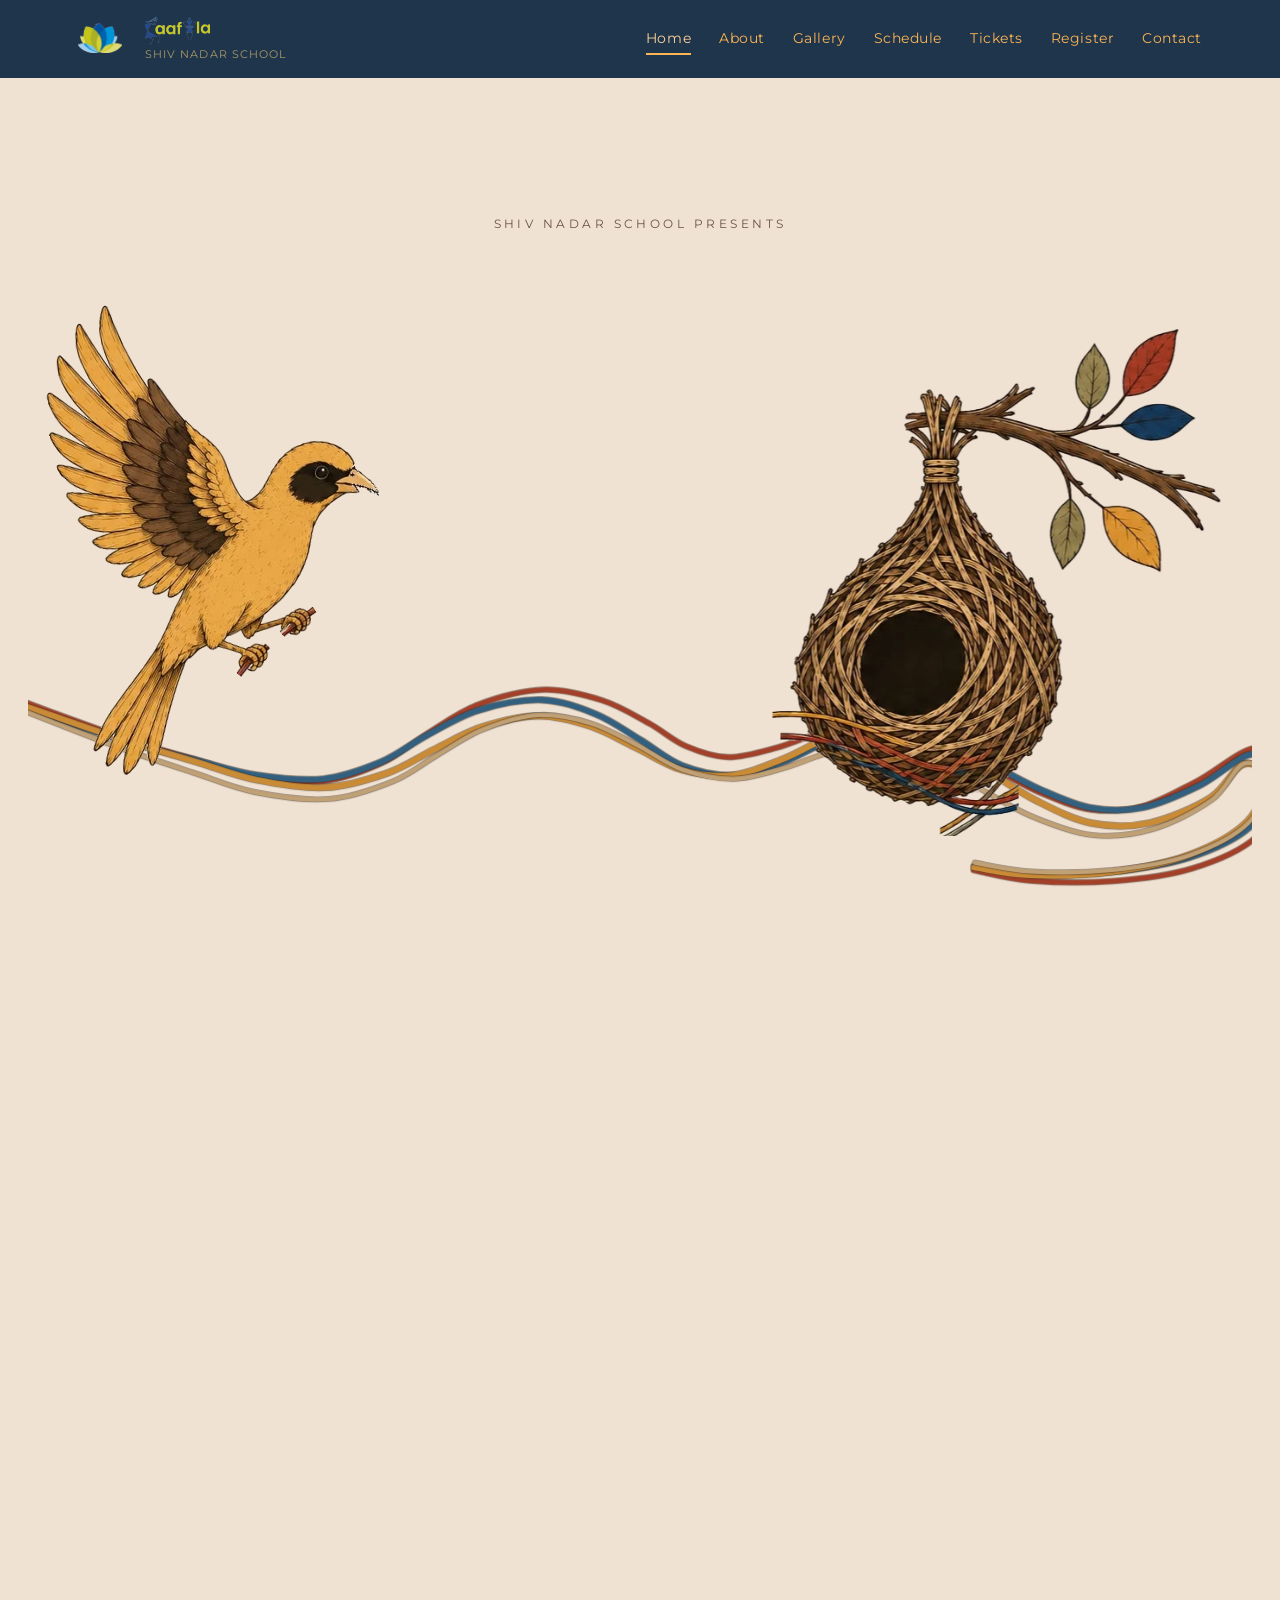
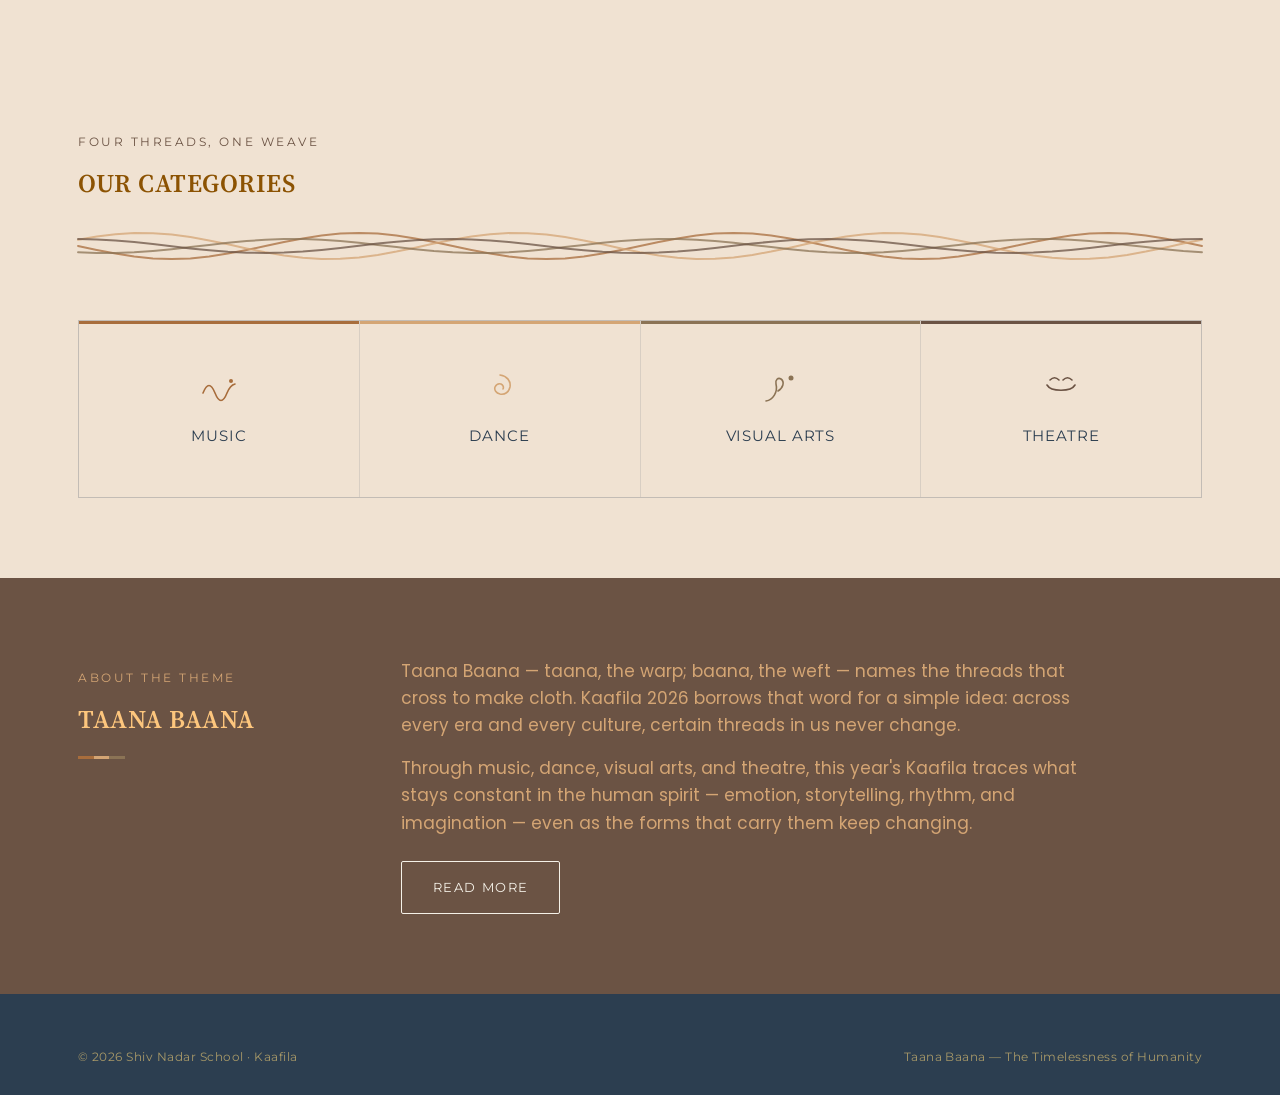
<file: index.html>
<!DOCTYPE html>
<html lang="en">
<head>
<meta charset="UTF-8">
<meta name="viewport" content="width=device-width, initial-scale=1.0">
<title>Kaafila 2026 — Taana Baana | Shiv Nadar School</title>
<meta name="description" content="Kaafila 2026, Shiv Nadar School's annual celebration of the arts. Theme: Taana Baana — The Timelessness of Humanity. Music, Dance, Visual Arts, Theatre.">
<link rel="preconnect" href="https://fonts.googleapis.com">
<link rel="preconnect" href="https://fonts.gstatic.com" crossorigin>
<link href="https://fonts.googleapis.com/css2?family=Poppins:wght@400;500;600;700;800;900&family=Source+Serif+4:ital,wght@0,400;0,600;0,700;1,400&family=Montserrat:wght@400;500;600;700&family=Alex+Brush&display=swap" rel="stylesheet">
<link rel="stylesheet" href="css/style.css?v=202608071500">
</head>
<body>
<a href="#main-content" class="skip-link">Skip to main content</a>

<header class="site-header">
  <div class="container nav-row">
    <a href="index.html" class="wordmark">
      <img class="wordmark-lotus" src="img/sns-lotus.png" alt="" aria-hidden="true">
      <span class="wordmark-rule" aria-hidden="true"></span>
      <span class="wordmark-stack">
        <img class="wordmark-logo" src="img/kaafila-wordmark-brochure.png" alt="Kaafila">
        <span class="school">Shiv Nadar School</span>
      </span>
    </a>
    <button class="nav-toggle" aria-label="Toggle navigation" aria-expanded="false" aria-controls="primary-nav">
      <svg width="20" height="20" viewBox="0 0 20 20" fill="none" stroke="currentColor" stroke-width="1.6" stroke-linecap="round"><line x1="2" y1="5" x2="18" y2="5"/><line x1="2" y1="10" x2="18" y2="10"/><line x1="2" y1="15" x2="18" y2="15"/></svg>
    </button>
    <nav class="nav-links" id="primary-nav" aria-label="Primary">
      <a href="index.html" aria-current="page">Home</a>
      <a href="about.html">About</a>
      <a href="gallery.html">Gallery</a>
      <a href="schedule.html">Schedule</a>
      <a href="tickets.html">Tickets</a>
      <a href="register.html">Register</a>
      <a href="contact.html">Contact</a>
    </nav>
  </div>
</header>

<main id="main-content">
  <!-- The hero tells the festival's story as you scroll: the bird carries its
       threads to the nest, the nest unravels, and the thread weaves itself into
       the Kaafila mark, whose two figures then dance. js/hero-scene.js builds
       that inside .hero-scene. If it can't run — no JS, reduced motion, an old
       browser — the <noscript> artwork below stands in and the hero reads as it
       always did. -->
  <section class="hero" data-band="white">
    <h1 class="visually-hidden">Kaafila 2026 — Taana Baana: The Timelessness of Humanity</h1>
    <div class="hero-stage" data-hero-stage>
      <p class="hero-eyebrow">Shiv Nadar School Presents</p>
      <div class="hero-scene" data-hero-scene>
        <noscript><img class="hero-title" src="img/kaafila-wordmark-brochure.png" alt="Kaafila"></noscript>
      </div>
      <p class="hero-theme" data-hero-reveal>Taana Baana</p>
      <p class="hero-tagline" data-hero-reveal>The Timelessness of Humanity</p>
      <!-- The still hero keeps the banner below the theme line, where it has
           always sat. The animated one has no use for this slot. -->
      <div data-hero-still>
        <noscript><img class="hero-banner" src="img/hero-banner.jpg" alt="" aria-hidden="true"></noscript>
      </div>
    </div>
  </section>

  <section class="section" id="categories" data-band="white" style="position: relative;">
    <div class="container">
      <div class="section-head">
        <p class="eyebrow">Four Threads, One Weave</p>
        <h2 class="section-title">Our Categories</h2>
        <div class="weave-rule" data-weave role="presentation"></div>
      </div>

      <div class="categories-grid" data-reveal-group>
        <a class="category-card" href="music.html" data-cat="music">
          <svg class="icon" viewBox="0 0 40 40" fill="none" stroke="currentColor" stroke-width="1.6" stroke-linecap="round" stroke-linejoin="round" aria-hidden="true">
            <path d="M4 24c4-10 8-10 12 0s8 10 12 0c2-5 4-8 8-9"/>
            <circle cx="32" cy="12" r="2" fill="currentColor" stroke="none"/>
          </svg>
          <span class="label">Music</span>
        </a>
        <a class="category-card" href="dance.html" data-cat="dance">
          <svg class="icon" viewBox="0 0 40 40" fill="none" stroke="currentColor" stroke-width="1.6" stroke-linecap="round" stroke-linejoin="round" aria-hidden="true">
            <path d="M20 6c7 1 11 6 10 12-1 5-5 8-10 7-4-1-6-4-5-7 1-2 3-4 6-3 2 1 3 3 2 5"/>
          </svg>
          <span class="label">Dance</span>
        </a>
        <a class="category-card" href="visual-arts.html" data-cat="visual">
          <svg class="icon" viewBox="0 0 40 40" fill="none" stroke="currentColor" stroke-width="1.6" stroke-linecap="round" stroke-linejoin="round" aria-hidden="true">
            <path d="M6 32c7-1 12-9 10-17-1-4 2-7 5-5 4 3 2 9-3 12"/>
            <circle cx="31" cy="9" r="2.5" fill="currentColor" stroke="none"/>
          </svg>
          <span class="label">Visual Arts</span>
        </a>
        <a class="category-card" href="theatre.html" data-cat="theatre">
          <svg class="icon" viewBox="0 0 40 40" fill="none" stroke="currentColor" stroke-width="1.6" stroke-linecap="round" stroke-linejoin="round" aria-hidden="true">
            <path d="M6 16c4 7 24 7 28 0"/>
            <path d="M9 11c3-3 6-3 9 0M22 11c3-3 6-3 9 0"/>
          </svg>
          <span class="label">Theatre</span>
        </a>
      </div>
    </div>
  </section>

  <section class="section" data-band="brown">
    <div class="container theme-block">
      <div>
        <p class="eyebrow">About the Theme</p>
        <h2 class="section-title">Taana Baana</h2>
      </div>
      <div>
        <div class="prose">
          <p>Taana Baana — taana, the warp; baana, the weft — names the threads that cross to make cloth. Kaafila 2026 borrows that word for a simple idea: across every era and every culture, certain threads in us never change.</p>
          <p id="theme-more-start">Through music, dance, visual arts, and theatre, this year's Kaafila traces what stays constant in the human spirit — emotion, storytelling, rhythm, and imagination — even as the forms that carry them keep changing.</p>
        </div>
        <div class="read-more-panel" data-read-more-panel>
          <div class="prose" style="padding-top: 1rem;">
            <p>Every performer, artist, and photographer at Kaafila is, in a small way, weaving their own thread into this pattern. The festival doesn't ask any one art form to speak for all of them — it asks each to bring its own weave, so the whole cloth is stronger for the difference.</p>
          </div>
        </div>
        <button class="btn" data-read-more aria-expanded="false" style="margin-top: 1.5rem;">Read More</button>
      </div>
    </div>
  </section>
</main>

<footer class="site-footer">
  <div class="container footer-row" style="padding-top: 1.5rem;">
    <span>© 2026 Shiv Nadar School · Kaafila</span>
    <span>Taana Baana — The Timelessness of Humanity</span>
  </div>
</footer>

<script src="js/main.js"></script>

<!-- Hero scroll scene. GSAP is served from js/vendor/ rather than a CDN so the
     animation cannot be taken out by an ad-blocker, browser shields, a school
     firewall, or an offline laptop. kaafila-scene.js and kaafila-mark.js are
     both generated — see tools/extract-scene-assets.py and
     tools/build-wordmark-svg.py. -->
<script src="js/kaafila-scene.js"></script>
<script src="js/kaafila-mark.js"></script>
<script src="js/vendor/gsap.min.js"></script>
<script src="js/vendor/ScrollTrigger.min.js"></script>
<script src="js/hero-scene.js"></script>
</body>
</html>
</file>
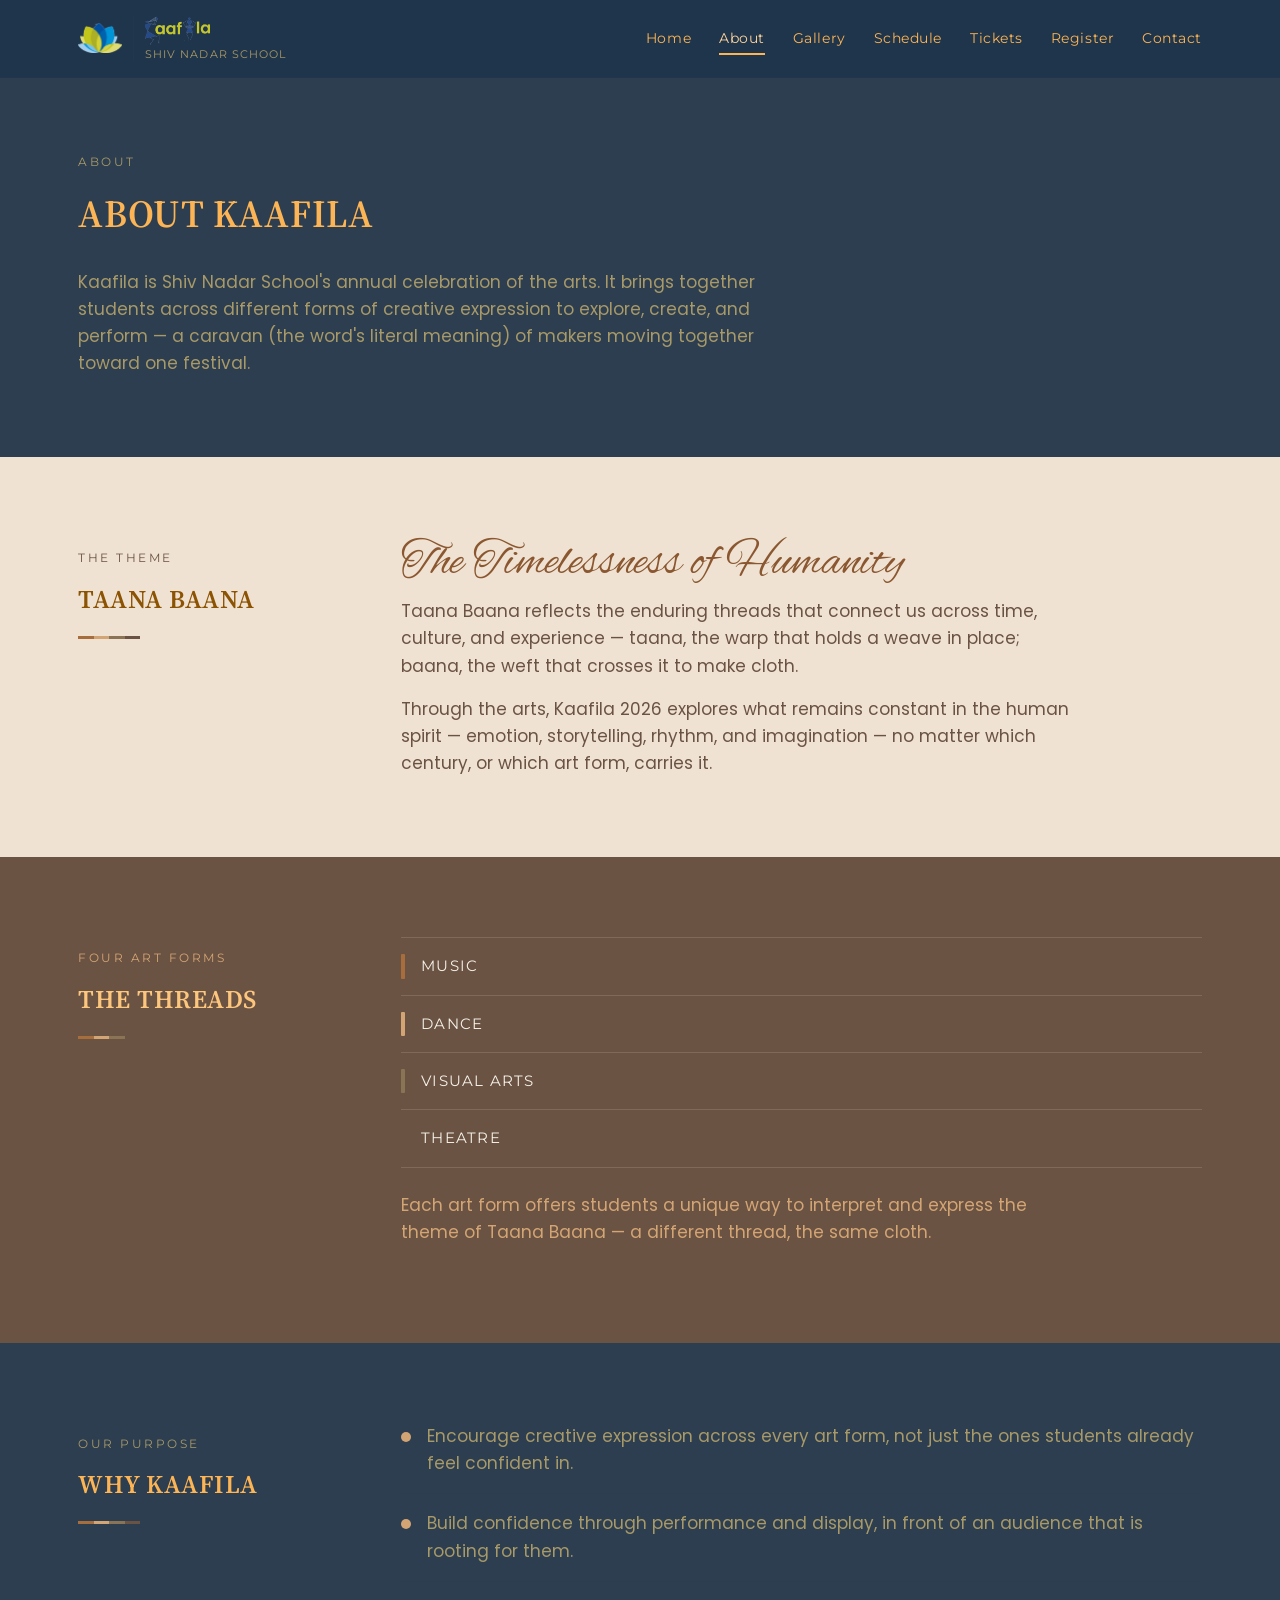
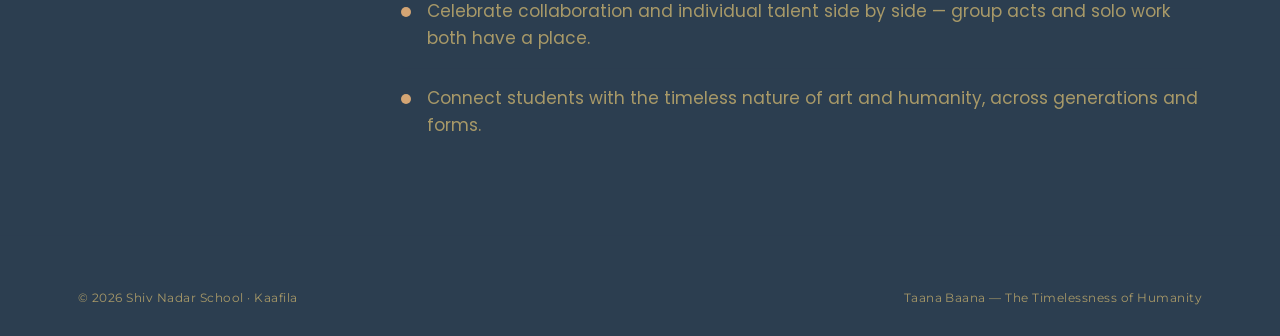
<file: about.html>
<!DOCTYPE html>
<html lang="en">
<head>
<meta charset="UTF-8">
<meta name="viewport" content="width=device-width, initial-scale=1.0">
<title>About | Kaafila 2026 — Shiv Nadar School</title>
<meta name="description" content="About Kaafila, Shiv Nadar School's annual arts festival — the Taana Baana theme, the four art forms, and the purpose behind the festival.">
<link rel="preconnect" href="https://fonts.googleapis.com">
<link rel="preconnect" href="https://fonts.gstatic.com" crossorigin>
<link href="https://fonts.googleapis.com/css2?family=Poppins:wght@400;500;600;700;800;900&family=Source+Serif+4:ital,wght@0,400;0,600;0,700;1,400&family=Montserrat:wght@400;500;600;700&family=Alex+Brush&display=swap" rel="stylesheet">
<link rel="stylesheet" href="css/style.css?v=202608071500">
</head>
<body>
<a href="#main-content" class="skip-link">Skip to main content</a>

<header class="site-header">
  <div class="container nav-row">
    <a href="index.html" class="wordmark">
      <img class="wordmark-lotus" src="img/sns-lotus.png" alt="" aria-hidden="true">
      <span class="wordmark-rule" aria-hidden="true"></span>
      <span class="wordmark-stack">
        <img class="wordmark-logo" src="img/kaafila-wordmark-brochure.png" alt="Kaafila">
        <span class="school">Shiv Nadar School</span>
      </span>
    </a>
    <button class="nav-toggle" aria-label="Toggle navigation" aria-expanded="false" aria-controls="primary-nav">
      <svg width="20" height="20" viewBox="0 0 20 20" fill="none" stroke="currentColor" stroke-width="1.6" stroke-linecap="round"><line x1="2" y1="5" x2="18" y2="5"/><line x1="2" y1="10" x2="18" y2="10"/><line x1="2" y1="15" x2="18" y2="15"/></svg>
    </button>
    <nav class="nav-links" id="primary-nav" aria-label="Primary">
      <a href="index.html">Home</a>
      <a href="about.html" aria-current="page">About</a>
      <a href="gallery.html">Gallery</a>
      <a href="schedule.html">Schedule</a>
      <a href="tickets.html">Tickets</a>
      <a href="register.html">Register</a>
      <a href="contact.html">Contact</a>
    </nav>
  </div>
</header>

<main id="main-content">
  <section class="section" data-band="navy" style="padding-top: 4rem;">
    <div class="container">
      <p class="eyebrow">About</p>
      <h1 class="section-title" style="font-size: 2.4rem;">About Kaafila</h1>
      <div class="prose" style="margin-top: 1.5rem;">
        <p>Kaafila is Shiv Nadar School's annual celebration of the arts. It brings together students across different forms of creative expression to explore, create, and perform — a caravan (the word's literal meaning) of makers moving together toward one festival.</p>
      </div>
    </div>
  </section>


  <section class="section" data-band="white">
    <div class="container theme-block">
      <div>
        <p class="eyebrow">The Theme</p>
        <h2 class="section-title">Taana Baana</h2>
      </div>
      <div>
        <p class="hero-theme" style="text-align: left; font-size: clamp(2rem, 4vw, 3rem); margin-top: 0;">The Timelessness of Humanity</p>
        <div class="prose">
          <p>Taana Baana reflects the enduring threads that connect us across time, culture, and experience — taana, the warp that holds a weave in place; baana, the weft that crosses it to make cloth.</p>
          <p>Through the arts, Kaafila 2026 explores what remains constant in the human spirit — emotion, storytelling, rhythm, and imagination — no matter which century, or which art form, carries it.</p>
        </div>
      </div>
    </div>
  </section>


  <section class="section" data-band="brown">
    <div class="container theme-block">
      <div>
        <p class="eyebrow">Four Art Forms</p>
        <h2 class="section-title">The Threads</h2>
      </div>
      <div>
        <ul class="artforms-list">
          <li><span class="swatch"></span><span class="name">Music</span></li>
          <li><span class="swatch"></span><span class="name">Dance</span></li>
          <li><span class="swatch"></span><span class="name">Visual Arts</span></li>
          <li><span class="swatch"></span><span class="name">Theatre</span></li>
        </ul>
        <p class="prose" style="margin-top: 1.5rem; color: var(--band-fg-dim);">Each art form offers students a unique way to interpret and express the theme of Taana Baana — a different thread, the same cloth.</p>
      </div>
    </div>
  </section>


  <section class="section" data-band="navy">
    <div class="container theme-block">
      <div>
        <p class="eyebrow">Our Purpose</p>
        <h2 class="section-title">Why Kaafila</h2>
      </div>
      <div>
        <ul class="thread-list">
          <li><span class="mark" aria-hidden="true"></span><span>Encourage creative expression across every art form, not just the ones students already feel confident in.</span></li>
          <li><span class="mark" aria-hidden="true"></span><span>Build confidence through performance and display, in front of an audience that is rooting for them.</span></li>
          <li><span class="mark" aria-hidden="true"></span><span>Celebrate collaboration and individual talent side by side — group acts and solo work both have a place.</span></li>
          <li><span class="mark" aria-hidden="true"></span><span>Connect students with the timeless nature of art and humanity, across generations and forms.</span></li>
        </ul>
      </div>
    </div>
  </section>
</main>

<footer class="site-footer">
  <div class="container footer-row" style="padding-top: 1.5rem;">
    <span>© 2026 Shiv Nadar School · Kaafila</span>
    <span>Taana Baana — The Timelessness of Humanity</span>
  </div>
</footer>

<script src="js/main.js"></script>
</body>
</html>
</file>
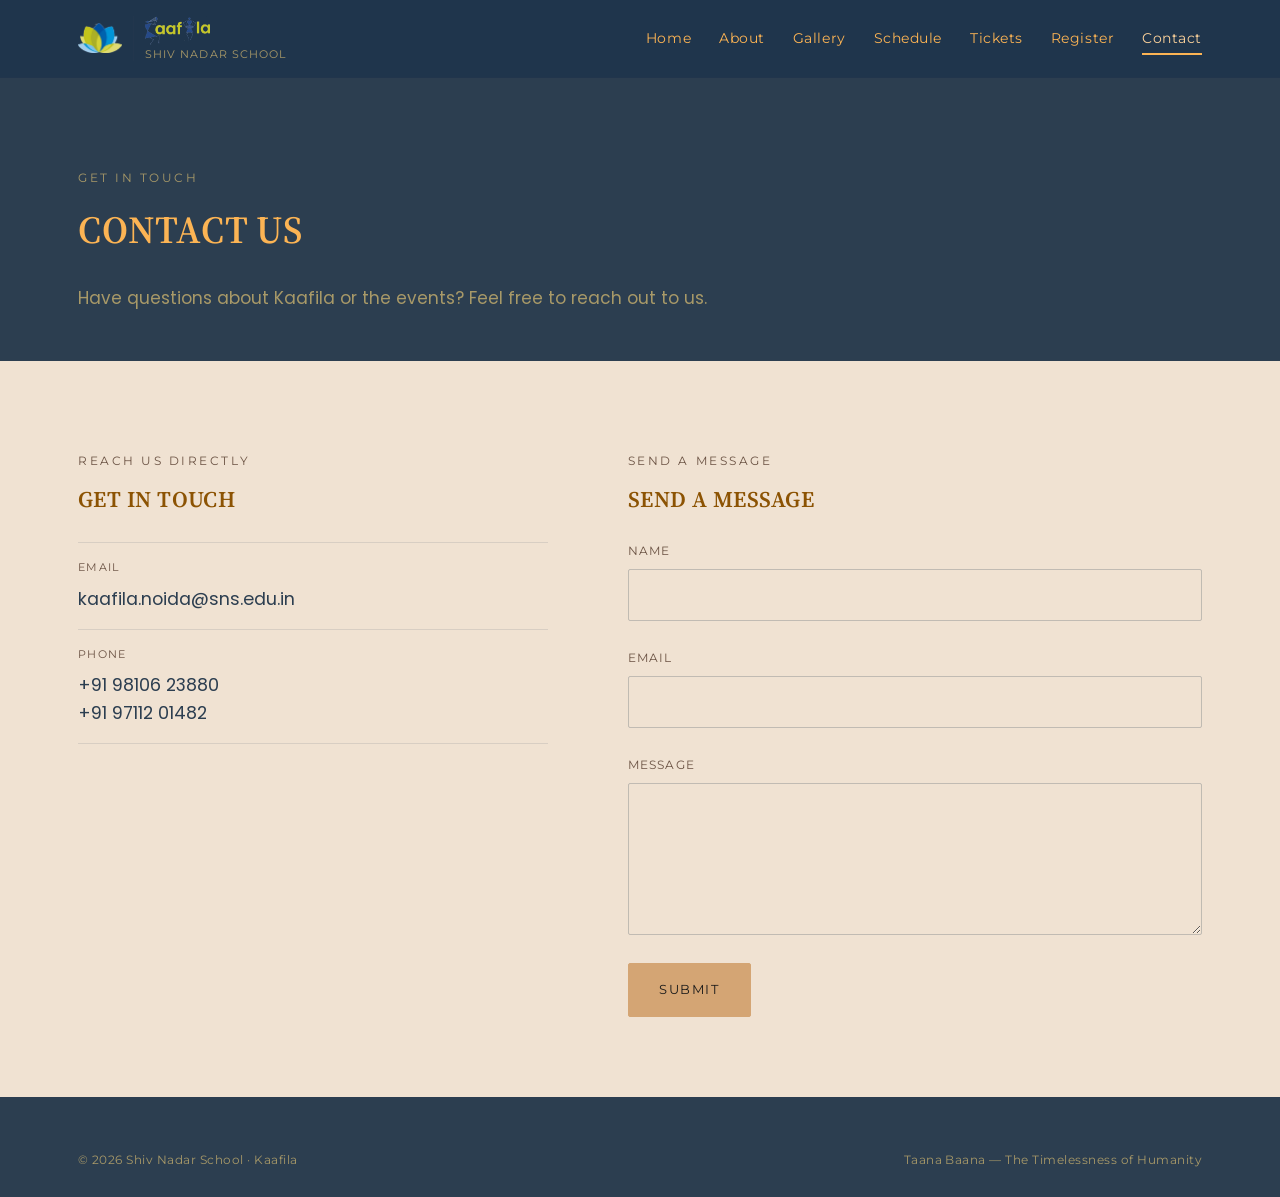
<file: contact.html>
<!DOCTYPE html>
<html lang="en">
<head>
<meta charset="UTF-8">
<meta name="viewport" content="width=device-width, initial-scale=1.0">
<title>Contact | Kaafila 2026 — Shiv Nadar School</title>
<meta name="description" content="Get in touch about Kaafila 2026, Shiv Nadar School's annual arts festival.">
<link rel="preconnect" href="https://fonts.googleapis.com">
<link rel="preconnect" href="https://fonts.gstatic.com" crossorigin>
<link href="https://fonts.googleapis.com/css2?family=Poppins:wght@400;500;600;700;800;900&family=Source+Serif+4:ital,wght@0,400;0,600;0,700;1,400&family=Montserrat:wght@400;500;600;700&family=Alex+Brush&display=swap" rel="stylesheet">
<link rel="stylesheet" href="css/style.css?v=202608071500">
</head>
<body>
<a href="#main-content" class="skip-link">Skip to main content</a>

<header class="site-header">
  <div class="container nav-row">
    <a href="index.html" class="wordmark">
      <img class="wordmark-lotus" src="img/sns-lotus.png" alt="" aria-hidden="true">
      <span class="wordmark-rule" aria-hidden="true"></span>
      <span class="wordmark-stack">
        <img class="wordmark-logo" src="img/kaafila-wordmark-brochure.png" alt="Kaafila">
        <span class="school">Shiv Nadar School</span>
      </span>
    </a>
    <button class="nav-toggle" aria-label="Toggle navigation" aria-expanded="false" aria-controls="primary-nav">
      <svg width="20" height="20" viewBox="0 0 20 20" fill="none" stroke="currentColor" stroke-width="1.6" stroke-linecap="round"><line x1="2" y1="5" x2="18" y2="5"/><line x1="2" y1="10" x2="18" y2="10"/><line x1="2" y1="15" x2="18" y2="15"/></svg>
    </button>
    <nav class="nav-links" id="primary-nav" aria-label="Primary">
      <a href="index.html">Home</a>
      <a href="about.html">About</a>
      <a href="gallery.html">Gallery</a>
      <a href="schedule.html">Schedule</a>
      <a href="tickets.html">Tickets</a>
      <a href="register.html">Register</a>
      <a href="contact.html" aria-current="page">Contact</a>
    </nav>
  </div>
</header>

<main id="main-content">
  <section class="section" data-band="navy" style="padding-bottom: 2rem;">
    <div class="container">
      <p class="eyebrow">Get in Touch</p>
      <h1 class="section-title" style="font-size: 2.4rem;">Contact Us</h1>
      <p class="prose" style="margin-top: 1.5rem; color: var(--band-fg-dim);">Have questions about Kaafila or the events? Feel free to reach out to us.</p>
    </div>
  </section>


  <section class="section" data-band="white">
    <div class="container contact-grid">
      <div>
        <p class="eyebrow">Reach Us Directly</p>
        <h2 class="section-title" style="font-size: 1.4rem; margin-top: 0.5rem;">Get in Touch</h2>

        <dl style="margin-top: 1.5rem;">
          <div class="contact-detail">
            <dt>Email</dt>
            <dd><a href="mailto:kaafila.noida@sns.edu.in">kaafila.noida@sns.edu.in</a></dd>
          </div>
          <div class="contact-detail">
            <dt>Phone</dt>
            <dd>
              <a href="tel:+919810623880">+91 98106 23880</a><br>
              <a href="tel:+919711201482">+91 97112 01482</a>
            </dd>
          </div>
        </dl>
      </div>

      <div>
        <p class="eyebrow">Send a Message</p>
        <h2 class="section-title" style="font-size: 1.4rem; margin-top: 0.5rem; margin-bottom: 1.5rem;">Send a Message</h2>

        <form data-contact-form novalidate>
          <div class="form-field">
            <label for="name">Name</label>
            <input type="text" id="name" name="name" required autocomplete="name">
          </div>
          <div class="form-field">
            <label for="email">Email</label>
            <input type="email" id="email" name="email" required autocomplete="email">
          </div>
          <div class="form-field">
            <label for="message">Message</label>
            <textarea id="message" name="message" rows="5" required></textarea>
          </div>
          <button type="submit" class="btn btn-solid">Submit</button>
          <p class="form-status" role="status" hidden></p>
        </form>
      </div>
    </div>
  </section>
</main>

<footer class="site-footer">
  <div class="container footer-row" style="padding-top: 1.5rem;">
    <span>© 2026 Shiv Nadar School · Kaafila</span>
    <span>Taana Baana — The Timelessness of Humanity</span>
  </div>
</footer>

<script src="js/main.js"></script>
</body>
</html>
</file>
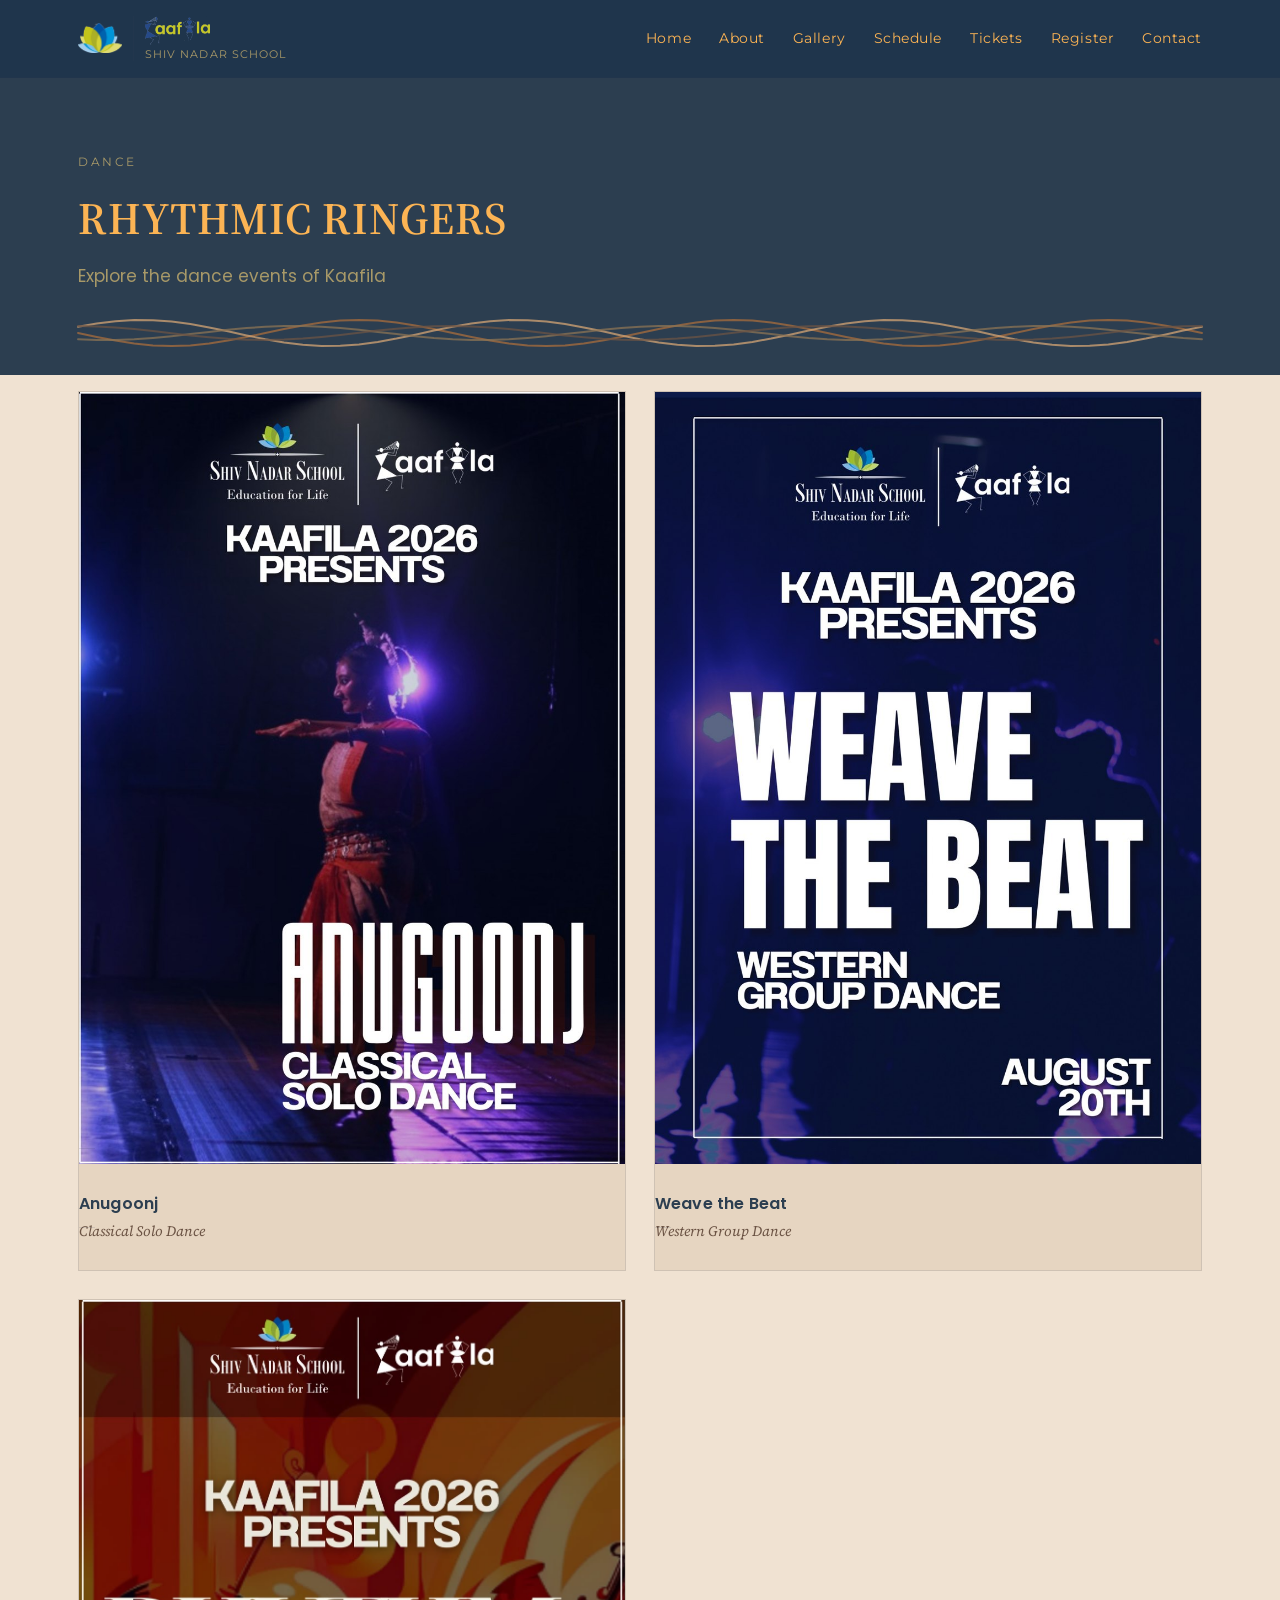
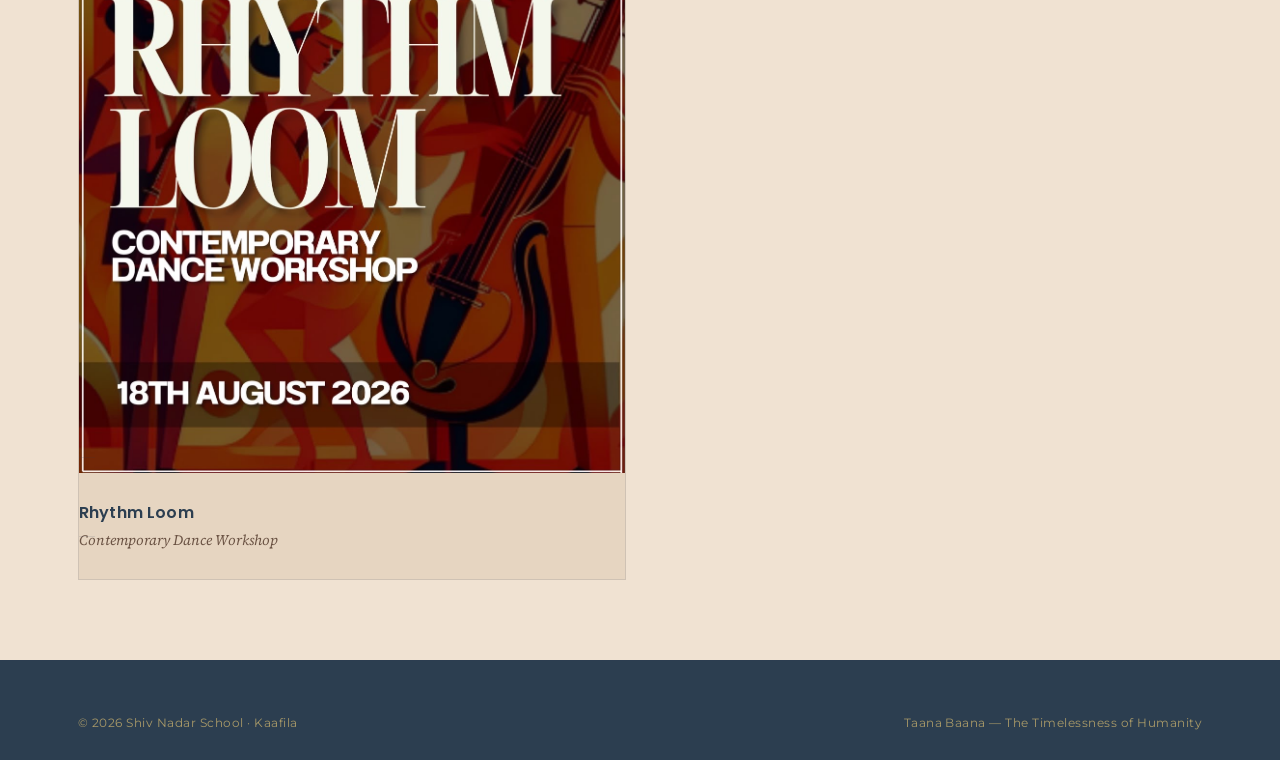
<file: dance.html>
<!DOCTYPE html>
<html lang="en">
<head>
<meta charset="UTF-8">
<meta name="viewport" content="width=device-width, initial-scale=1.0">
<title>Dance | Kaafila 2026 — Shiv Nadar School</title>
<meta name="description" content="Dance events at Kaafila 2026, Shiv Nadar School.">
<link rel="preconnect" href="https://fonts.googleapis.com">
<link rel="preconnect" href="https://fonts.gstatic.com" crossorigin>
<link href="https://fonts.googleapis.com/css2?family=Poppins:wght@400;500;600;700;800;900&family=Source+Serif+4:ital,wght@0,400;0,600;0,700;1,400&family=Montserrat:wght@400;500;600;700&family=Alex+Brush&display=swap" rel="stylesheet">
<link rel="stylesheet" href="css/style.css?v=202608071500">
</head>
<body data-category="dance">
<a href="#main-content" class="skip-link">Skip to main content</a>

<header class="site-header">
  <div class="container nav-row">
    <a href="index.html" class="wordmark">
      <img class="wordmark-lotus" src="img/sns-lotus.png" alt="" aria-hidden="true">
      <span class="wordmark-rule" aria-hidden="true"></span>
      <span class="wordmark-stack">
        <img class="wordmark-logo" src="img/kaafila-wordmark-brochure.png" alt="Kaafila">
        <span class="school">Shiv Nadar School</span>
      </span>
    </a>
    <button class="nav-toggle" aria-label="Toggle navigation" aria-expanded="false" aria-controls="primary-nav">
      <svg width="20" height="20" viewBox="0 0 20 20" fill="none" stroke="currentColor" stroke-width="1.6" stroke-linecap="round"><line x1="2" y1="5" x2="18" y2="5"/><line x1="2" y1="10" x2="18" y2="10"/><line x1="2" y1="15" x2="18" y2="15"/></svg>
    </button>
    <nav class="nav-links" id="primary-nav" aria-label="Primary">
      <a href="index.html">Home</a>
      <a href="about.html">About</a>
      <a href="gallery.html">Gallery</a>
      <a href="schedule.html">Schedule</a>
      <a href="tickets.html">Tickets</a>
      <a href="register.html">Register</a>
      <a href="contact.html">Contact</a>
    </nav>
  </div>
</header>

<main id="main-content">
  <section class="section category-hero" data-band="navy">
    <div class="container">
      <p class="eyebrow" data-category-eyebrow>Kaafila 2026</p>
      <h1 class="section-title" data-category-title>DANCE</h1>
      <p class="tagline" data-category-tagline>Explore the dance events of Kaafila</p>
        <div class="weave-rule" data-weave role="presentation"></div>
    </div>
  </section>

  <section class="section" data-band="white" style="padding-top: 1rem;">
    <div class="container">
      <div class="poster-grid" data-poster-grid data-reveal-group></div>
      <p class="schedule-note" data-category-empty hidden>No events posted in this category yet — check back soon.</p>
    </div>
  </section>
</main>

<footer class="site-footer">
  <div class="container footer-row" style="padding-top: 1.5rem;">
    <span>© 2026 Shiv Nadar School · Kaafila</span>
    <span>Taana Baana — The Timelessness of Humanity</span>
  </div>
</footer>

<script src="js/events-data.js"></script>
<script src="js/main.js"></script>
</body>
</html>
</file>
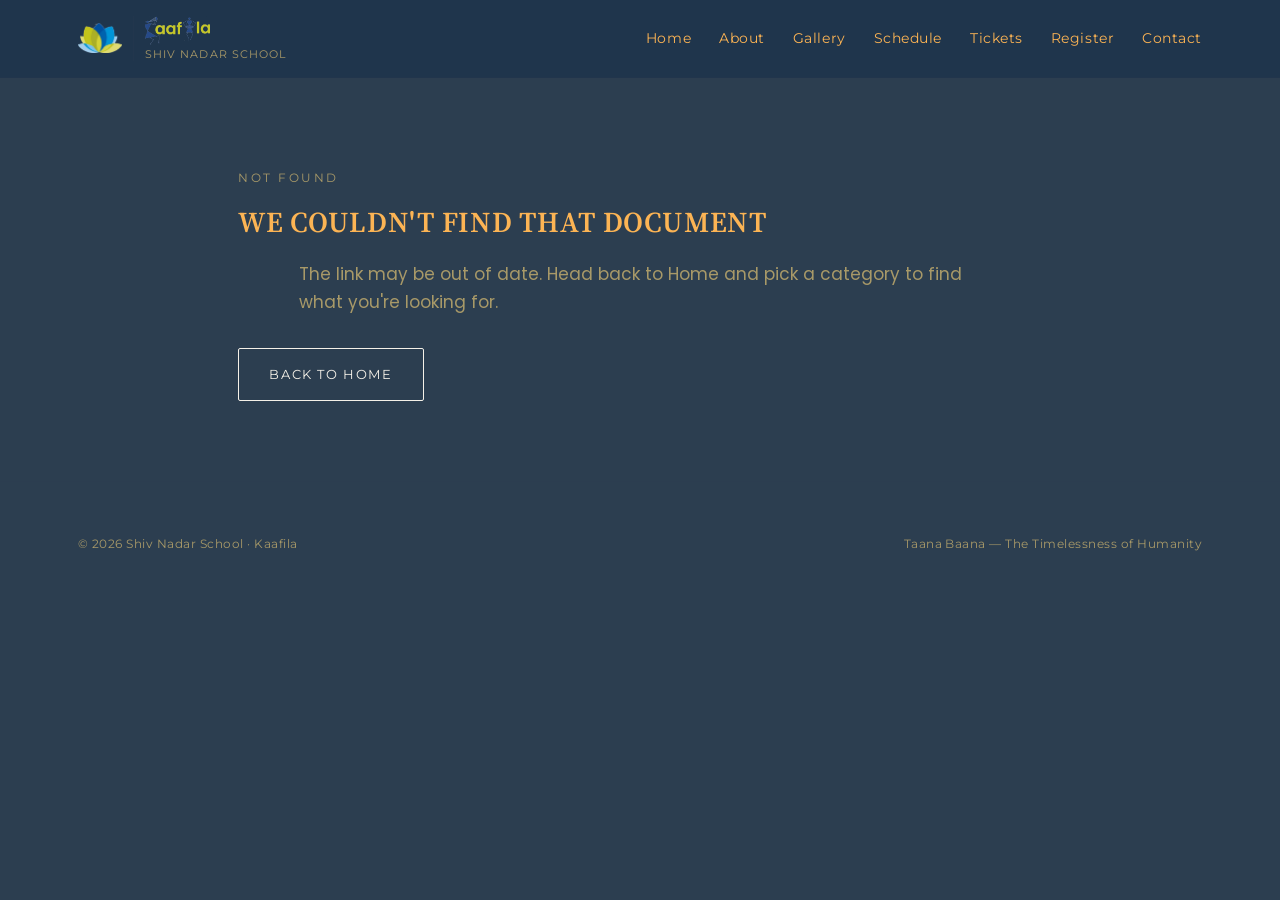
<file: document.html>
<!DOCTYPE html>
<html lang="en">
<head>
<meta charset="UTF-8">
<meta name="viewport" content="width=device-width, initial-scale=1.0">
<title>Document | Kaafila 2026 — Shiv Nadar School</title>
<meta name="description" content="Concept note and guidelines for Kaafila 2026 events, Shiv Nadar School.">
<link rel="preconnect" href="https://fonts.googleapis.com">
<link rel="preconnect" href="https://fonts.gstatic.com" crossorigin>
<link href="https://fonts.googleapis.com/css2?family=Poppins:wght@400;500;600;700;800;900&family=Source+Serif+4:ital,wght@0,400;0,600;0,700;1,400&family=Montserrat:wght@400;500;600;700&family=Alex+Brush&display=swap" rel="stylesheet">
<link rel="stylesheet" href="css/style.css?v=202608071500">
</head>
<body>
<a href="#main-content" class="skip-link">Skip to main content</a>

<header class="site-header">
  <div class="container nav-row">
    <a href="index.html" class="wordmark">
      <img class="wordmark-lotus" src="img/sns-lotus.png" alt="" aria-hidden="true">
      <span class="wordmark-rule" aria-hidden="true"></span>
      <span class="wordmark-stack">
        <img class="wordmark-logo" src="img/kaafila-wordmark-brochure.png" alt="Kaafila">
        <span class="school">Shiv Nadar School</span>
      </span>
    </a>
    <button class="nav-toggle" aria-label="Toggle navigation" aria-expanded="false" aria-controls="primary-nav">
      <svg width="20" height="20" viewBox="0 0 20 20" fill="none" stroke="currentColor" stroke-width="1.6" stroke-linecap="round"><line x1="2" y1="5" x2="18" y2="5"/><line x1="2" y1="10" x2="18" y2="10"/><line x1="2" y1="15" x2="18" y2="15"/></svg>
    </button>
    <nav class="nav-links" id="primary-nav" aria-label="Primary">
      <a href="index.html">Home</a>
      <a href="about.html">About</a>
      <a href="gallery.html">Gallery</a>
      <a href="schedule.html">Schedule</a>
      <a href="tickets.html">Tickets</a>
      <a href="register.html">Register</a>
      <a href="contact.html">Contact</a>
    </nav>
  </div>
</header>

<main id="main-content" data-document-page>
  <div data-document-content>
    <section class="section" data-band="navy" style="padding-block: 2.5rem;">
      <div class="container" style="max-width: 940px;">
        <a class="back-link" href="index.html" data-document-back>← Back</a>
        <p class="eyebrow" data-document-kind>Document</p>
        <h1 class="section-title" style="font-size: 2rem;" data-document-title>Event name</h1>
      </div>
    </section>

    <section class="section" data-band="white" style="padding-block: 2.5rem;">
      <div class="container" style="max-width: 940px;">
        <div class="page-image-stack" data-document-images></div>
        <p style="margin-top: var(--space-3);">
          <a class="btn" data-document-pdf href="#" target="_blank" rel="noopener" hidden>View official document ↗</a>
        </p>
      </div>
    </section>
  </div>

  <section class="section" data-band="navy" data-document-not-found hidden>
    <div class="container" style="max-width: 860px;">
      <p class="eyebrow">Not Found</p>
      <h1 class="section-title" style="font-size: 1.8rem; margin-top: 0.5rem;">We couldn't find that document</h1>
      <p class="prose" style="margin: 1rem auto; color: var(--band-fg-dim);">The link may be out of date. Head back to Home and pick a category to find what you're looking for.</p>
      <a class="btn" href="index.html#categories" style="margin-top: 1rem;">Back to Home</a>
    </div>
  </section>
</main>

<footer class="site-footer">
  <div class="container footer-row" style="padding-top: 1.5rem;">
    <span>© 2026 Shiv Nadar School · Kaafila</span>
    <span>Taana Baana — The Timelessness of Humanity</span>
  </div>
</footer>

<script src="js/events-data.js"></script>
<script src="js/main.js"></script>
</body>
</html>
</file>
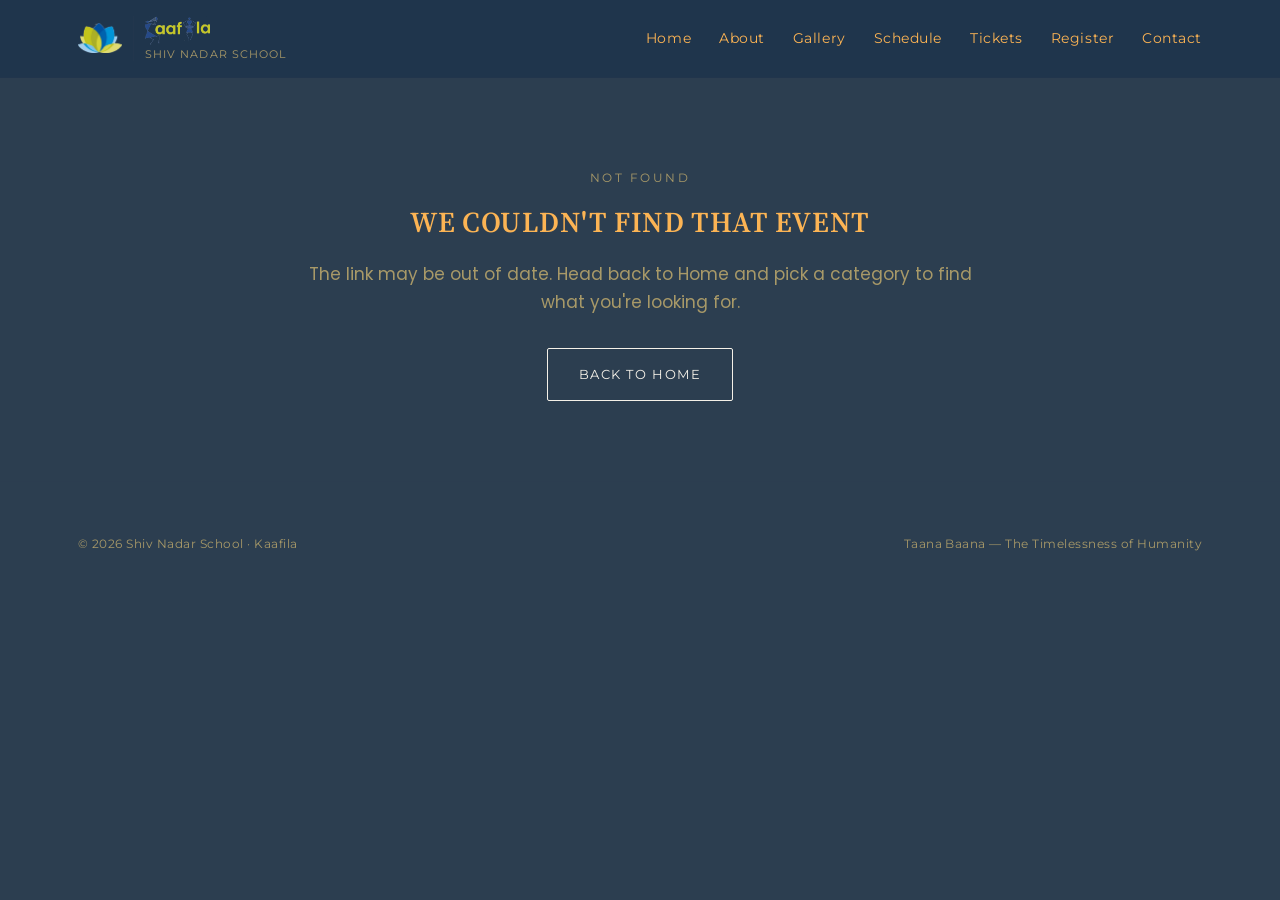
<file: event.html>
<!DOCTYPE html>
<html lang="en">
<head>
<meta charset="UTF-8">
<meta name="viewport" content="width=device-width, initial-scale=1.0">
<title>Event Details | Kaafila 2026 — Shiv Nadar School</title>
<meta name="description" content="Event details for Kaafila 2026, Shiv Nadar School.">
<link rel="preconnect" href="https://fonts.googleapis.com">
<link rel="preconnect" href="https://fonts.gstatic.com" crossorigin>
<link href="https://fonts.googleapis.com/css2?family=Poppins:wght@400;500;600;700;800;900&family=Source+Serif+4:ital,wght@0,400;0,600;0,700;1,400&family=Montserrat:wght@400;500;600;700&family=Alex+Brush&display=swap" rel="stylesheet">
<link rel="stylesheet" href="css/style.css?v=202608071500">
</head>
<body>
<a href="#main-content" class="skip-link">Skip to main content</a>

<header class="site-header">
  <div class="container nav-row">
    <a href="index.html" class="wordmark">
      <img class="wordmark-lotus" src="img/sns-lotus.png" alt="" aria-hidden="true">
      <span class="wordmark-rule" aria-hidden="true"></span>
      <span class="wordmark-stack">
        <img class="wordmark-logo" src="img/kaafila-wordmark-brochure.png" alt="Kaafila">
        <span class="school">Shiv Nadar School</span>
      </span>
    </a>
    <button class="nav-toggle" aria-label="Toggle navigation" aria-expanded="false" aria-controls="primary-nav">
      <svg width="20" height="20" viewBox="0 0 20 20" fill="none" stroke="currentColor" stroke-width="1.6" stroke-linecap="round"><line x1="2" y1="5" x2="18" y2="5"/><line x1="2" y1="10" x2="18" y2="10"/><line x1="2" y1="15" x2="18" y2="15"/></svg>
    </button>
    <nav class="nav-links" id="primary-nav" aria-label="Primary">
      <a href="index.html">Home</a>
      <a href="about.html">About</a>
      <a href="gallery.html">Gallery</a>
      <a href="schedule.html">Schedule</a>
      <a href="tickets.html">Tickets</a>
      <a href="register.html">Register</a>
      <a href="contact.html">Contact</a>
    </nav>
  </div>
</header>

<main id="main-content" data-event-page>
  <div data-event-content>
    <section class="section" data-band="navy" style="padding-bottom: 2rem;">
      <div class="container" style="max-width: 860px;">
        <a class="back-link" href="index.html#categories" data-event-back>← Back to Home</a>
        <h1 class="section-title" style="font-size: 2.2rem;" data-event-title>Event name</h1>
        <p class="event-subtitle" data-event-subtitle hidden></p>
        <div class="event-poster-full" data-event-poster></div>
      </div>
    </section>

    <section class="section" data-band="white" style="padding-top: 2rem; position: relative;">
      <div class="container" style="max-width: 860px;">
        <p class="event-meta">Date: <strong data-event-date>—</strong></p>
        <p class="event-meta">Venue: <strong data-event-venue>—</strong></p>

        <div class="doc-grid">
          <a class="doc-card" data-doc-link="concept" href="#">
            <span class="doc-card-icon" aria-hidden="true">
              <svg viewBox="0 0 24 24" fill="none" stroke="currentColor" stroke-width="1.5" stroke-linecap="round" stroke-linejoin="round"><path d="M6 3h9l4 4v14a1 1 0 0 1-1 1H6a1 1 0 0 1-1-1V4a1 1 0 0 1 1-1Z"/><path d="M14 3v5h5"/><path d="M9 13h6M9 17h4"/></svg>
            </span>
            <span class="doc-card-body">
              <span class="doc-card-title">Concept Note</span>
              <span class="doc-card-sub">What this event is about</span>
            </span>
            <span class="doc-card-arrow" aria-hidden="true">
              <svg viewBox="0 0 24 24" fill="none" stroke="currentColor" stroke-width="1.8" stroke-linecap="round" stroke-linejoin="round"><path d="M5 12h13"/><path d="M12 5l7 7-7 7"/></svg>
            </span>
          </a>
          <a class="doc-card" data-doc-link="guidelines" href="#">
            <span class="doc-card-icon" aria-hidden="true">
              <svg viewBox="0 0 24 24" fill="none" stroke="currentColor" stroke-width="1.5" stroke-linecap="round" stroke-linejoin="round"><path d="M6 3h9l4 4v14a1 1 0 0 1-1 1H6a1 1 0 0 1-1-1V4a1 1 0 0 1 1-1Z"/><path d="M14 3v5h5"/><path d="m9 14 1.8 1.8L14 12.6"/></svg>
            </span>
            <span class="doc-card-body">
              <span class="doc-card-title">Guidelines</span>
              <span class="doc-card-sub">Rules and judging criteria</span>
            </span>
            <span class="doc-card-arrow" aria-hidden="true">
              <svg viewBox="0 0 24 24" fill="none" stroke="currentColor" stroke-width="1.8" stroke-linecap="round" stroke-linejoin="round"><path d="M5 12h13"/><path d="M12 5l7 7-7 7"/></svg>
            </span>
          </a>
        </div>

        <div class="event-register">
          <div class="event-register-text">
            <p class="event-register-kind" data-event-register-kind>Competitive event</p>
            <p class="event-register-note">Read the guidelines before you register.</p>
          </div>
          <a class="btn btn-solid" data-event-register href="#" target="_blank" rel="noopener">Register ↗</a>
        </div>
      </div>
    </section>
  </div>

  <section class="section event-not-found" data-band="navy" data-event-not-found hidden>
    <div class="container" style="max-width: 860px;">
      <p class="eyebrow">Not Found</p>
      <h1 class="section-title" style="font-size: 1.8rem; margin-top: 0.5rem;">We couldn't find that event</h1>
      <p class="prose" style="margin: 1rem auto; color: var(--band-fg-dim);">The link may be out of date. Head back to Home and pick a category to find what you're looking for.</p>
      <a class="btn" href="index.html#categories" style="margin-top: 1rem;">Back to Home</a>
    </div>
  </section>
</main>

<footer class="site-footer">
  <div class="container footer-row" style="padding-top: 1.5rem;">
    <span>© 2026 Shiv Nadar School · Kaafila</span>
    <span>Taana Baana — The Timelessness of Humanity</span>
  </div>
</footer>

<script src="js/events-data.js"></script>
<script src="js/main.js"></script>
</body>
</html>
</file>
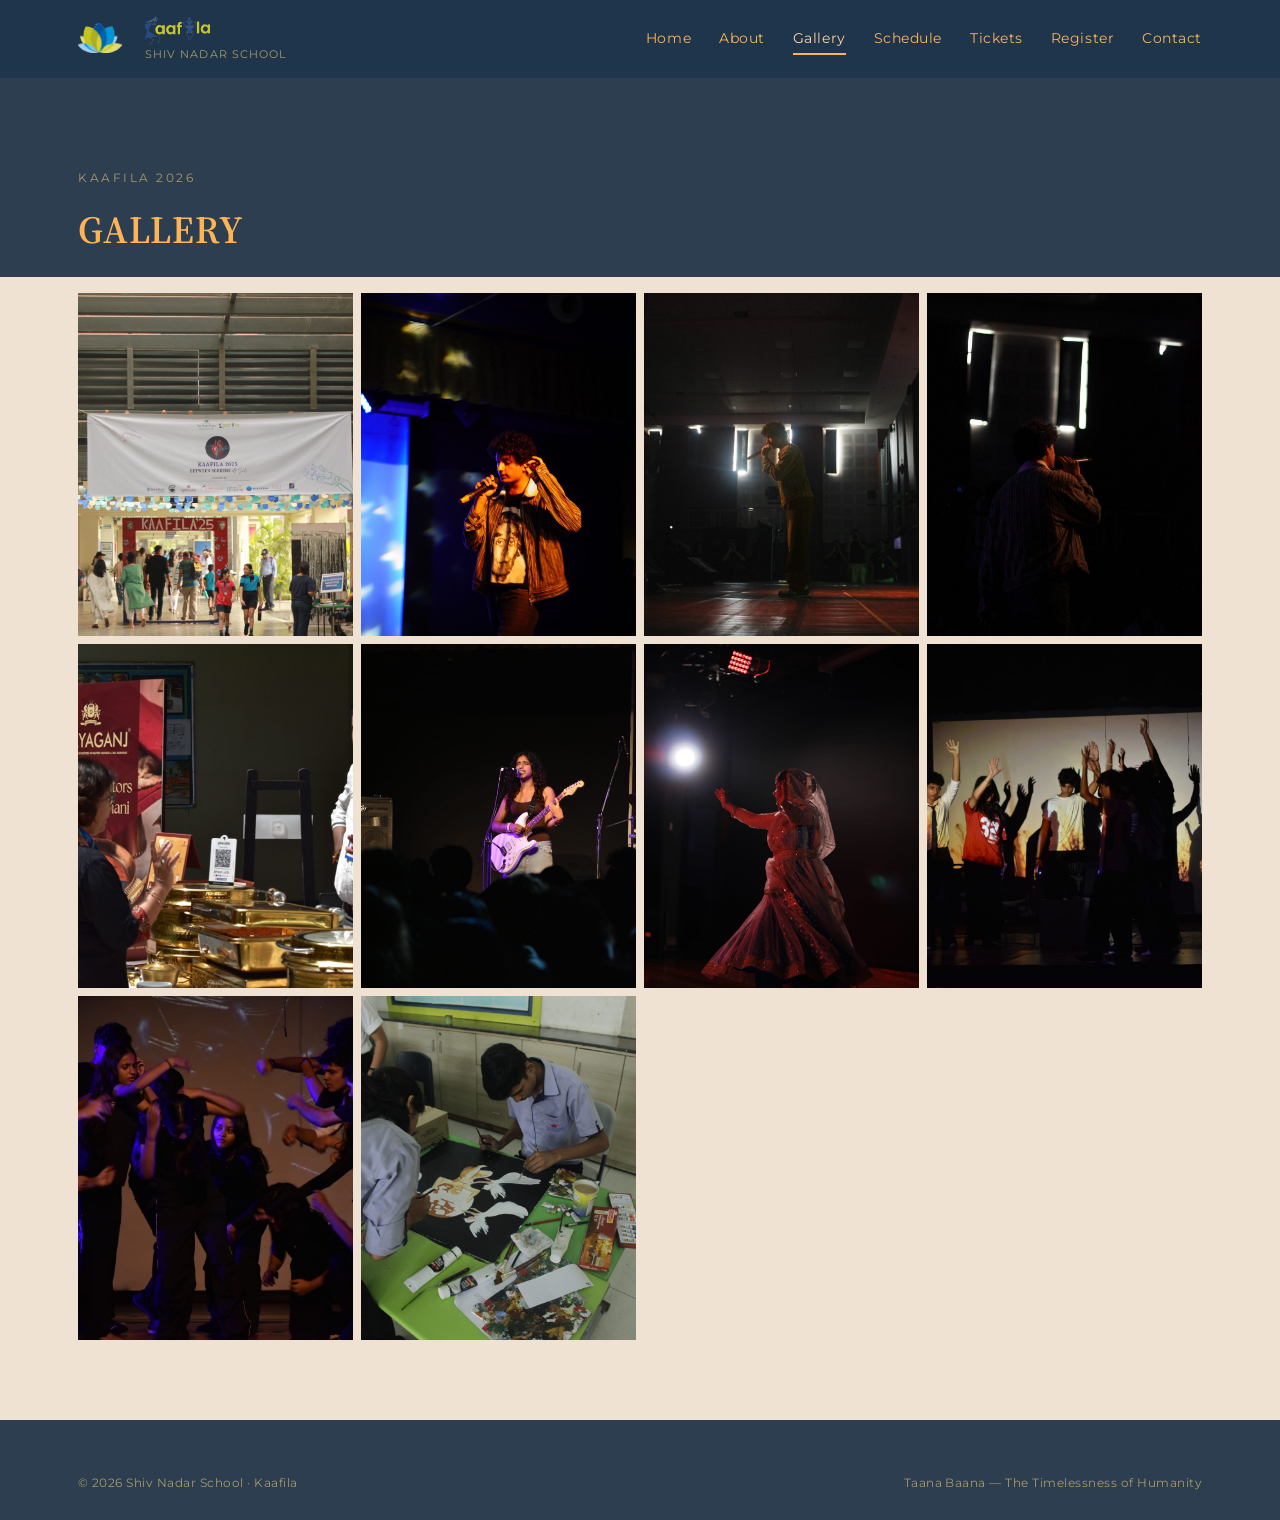
<file: gallery.html>
<!DOCTYPE html>
<html lang="en">
<head>
<meta charset="UTF-8">
<meta name="viewport" content="width=device-width, initial-scale=1.0">
<title>Gallery | Kaafila 2026 — Shiv Nadar School</title>
<meta name="description" content="Photos from Kaafila, Shiv Nadar School's annual arts festival.">
<link rel="preconnect" href="https://fonts.googleapis.com">
<link rel="preconnect" href="https://fonts.gstatic.com" crossorigin>
<link href="https://fonts.googleapis.com/css2?family=Poppins:wght@400;500;600;700;800;900&family=Source+Serif+4:ital,wght@0,400;0,600;0,700;1,400&family=Montserrat:wght@400;500;600;700&family=Alex+Brush&display=swap" rel="stylesheet">
<link rel="stylesheet" href="css/style.css?v=202608071500">
</head>
<body>
<a href="#main-content" class="skip-link">Skip to main content</a>

<header class="site-header">
  <div class="container nav-row">
    <a href="index.html" class="wordmark">
      <img class="wordmark-lotus" src="img/sns-lotus.png" alt="" aria-hidden="true">
      <span class="wordmark-rule" aria-hidden="true"></span>
      <span class="wordmark-stack">
        <img class="wordmark-logo" src="img/kaafila-wordmark-brochure.png" alt="Kaafila">
        <span class="school">Shiv Nadar School</span>
      </span>
    </a>
    <button class="nav-toggle" aria-label="Toggle navigation" aria-expanded="false" aria-controls="primary-nav">
      <svg width="20" height="20" viewBox="0 0 20 20" fill="none" stroke="currentColor" stroke-width="1.6" stroke-linecap="round"><line x1="2" y1="5" x2="18" y2="5"/><line x1="2" y1="10" x2="18" y2="10"/><line x1="2" y1="15" x2="18" y2="15"/></svg>
    </button>
    <nav class="nav-links" id="primary-nav" aria-label="Primary">
      <a href="index.html">Home</a>
      <a href="about.html">About</a>
      <a href="gallery.html" aria-current="page">Gallery</a>
      <a href="schedule.html">Schedule</a>
      <a href="tickets.html">Tickets</a>
      <a href="register.html">Register</a>
      <a href="contact.html">Contact</a>
    </nav>
  </div>
</header>

<main id="main-content">
  <section class="section" data-band="navy" style="padding-bottom: 1rem;">
    <div class="container">
      <p class="eyebrow">Kaafila 2026</p>
      <h1 class="section-title" style="font-size: 2.4rem;">Gallery</h1>
    </div>
  </section>

  <section class="section" data-band="white" style="padding-top: 1rem;">
    <div class="container">
      <div class="gallery-grid" data-reveal-group></div>

      <p class="schedule-note" data-empty-state style="margin-top: 2rem; border: 1px dashed var(--band-line-strong); padding: 1.5rem; text-align: center;">
        Photos from Kaafila 2026 will be added here once the festival gets underway. Check back during and after the event.
      </p>
    </div>
  </section>
</main>

<footer class="site-footer">
  <div class="container footer-row" style="padding-top: 1.5rem;">
    <span>© 2026 Shiv Nadar School · Kaafila</span>
    <span>Taana Baana — The Timelessness of Humanity</span>
  </div>
</footer>

<script src="js/gallery-data.js"></script>
<script src="js/main.js"></script>
</body>
</html>
</file>
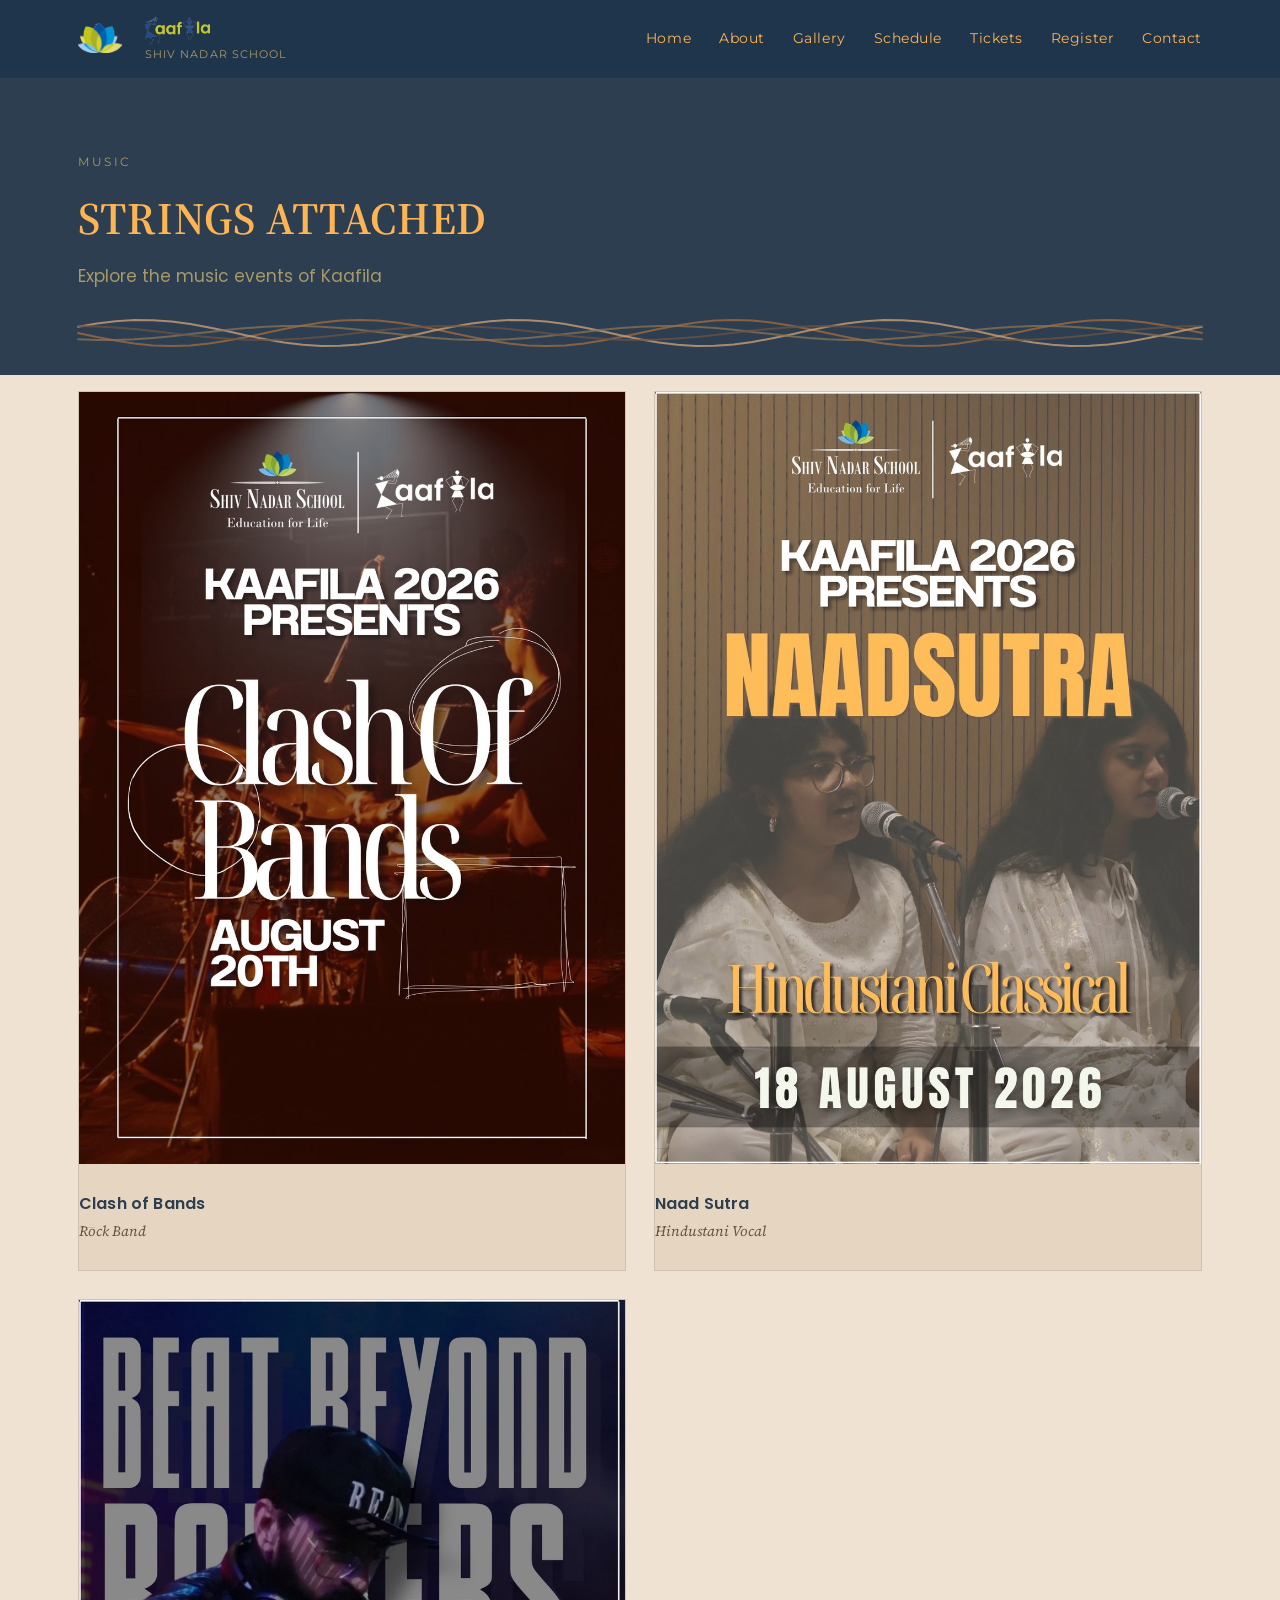
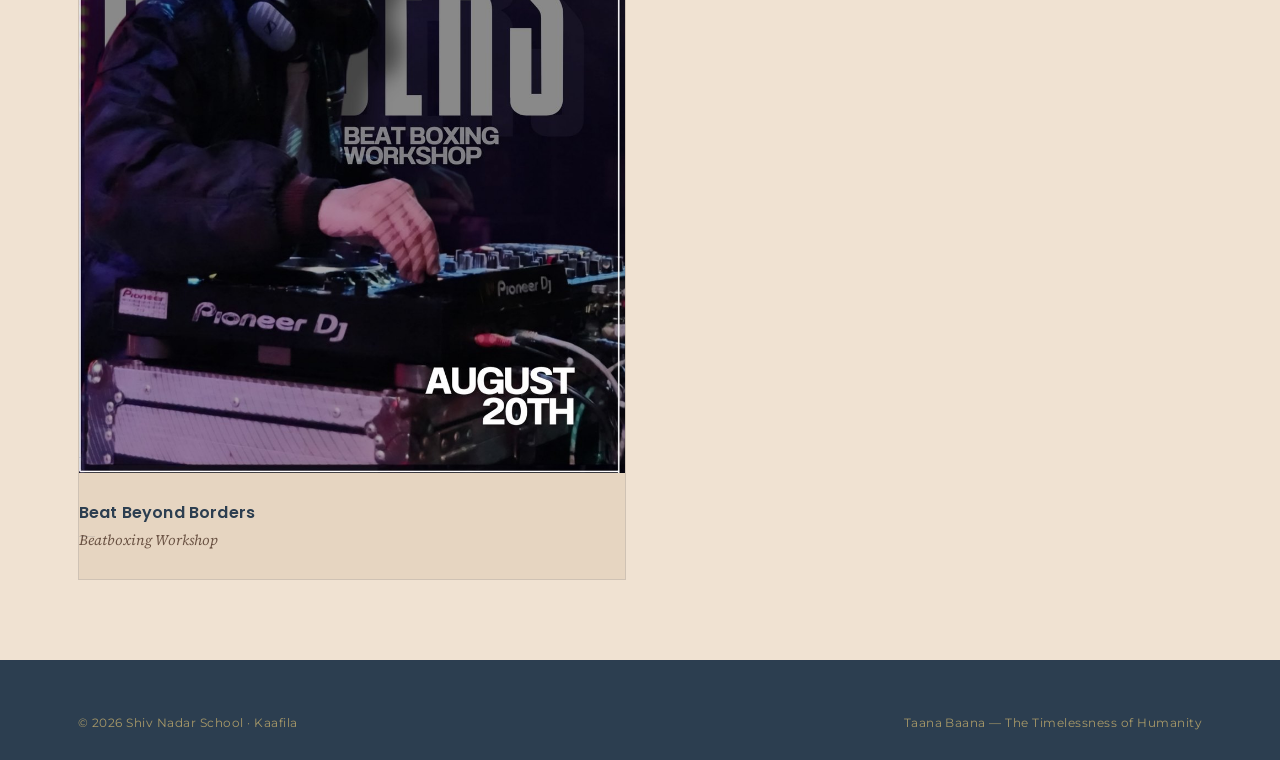
<file: music.html>
<!DOCTYPE html>
<html lang="en">
<head>
<meta charset="UTF-8">
<meta name="viewport" content="width=device-width, initial-scale=1.0">
<title>Music | Kaafila 2026 — Shiv Nadar School</title>
<meta name="description" content="Music events at Kaafila 2026, Shiv Nadar School.">
<link rel="preconnect" href="https://fonts.googleapis.com">
<link rel="preconnect" href="https://fonts.gstatic.com" crossorigin>
<link href="https://fonts.googleapis.com/css2?family=Poppins:wght@400;500;600;700;800;900&family=Source+Serif+4:ital,wght@0,400;0,600;0,700;1,400&family=Montserrat:wght@400;500;600;700&family=Alex+Brush&display=swap" rel="stylesheet">
<link rel="stylesheet" href="css/style.css?v=202608071500">
</head>
<body data-category="music">
<a href="#main-content" class="skip-link">Skip to main content</a>

<header class="site-header">
  <div class="container nav-row">
    <a href="index.html" class="wordmark">
      <img class="wordmark-lotus" src="img/sns-lotus.png" alt="" aria-hidden="true">
      <span class="wordmark-rule" aria-hidden="true"></span>
      <span class="wordmark-stack">
        <img class="wordmark-logo" src="img/kaafila-wordmark-brochure.png" alt="Kaafila">
        <span class="school">Shiv Nadar School</span>
      </span>
    </a>
    <button class="nav-toggle" aria-label="Toggle navigation" aria-expanded="false" aria-controls="primary-nav">
      <svg width="20" height="20" viewBox="0 0 20 20" fill="none" stroke="currentColor" stroke-width="1.6" stroke-linecap="round"><line x1="2" y1="5" x2="18" y2="5"/><line x1="2" y1="10" x2="18" y2="10"/><line x1="2" y1="15" x2="18" y2="15"/></svg>
    </button>
    <nav class="nav-links" id="primary-nav" aria-label="Primary">
      <a href="index.html">Home</a>
      <a href="about.html">About</a>
      <a href="gallery.html">Gallery</a>
      <a href="schedule.html">Schedule</a>
      <a href="tickets.html">Tickets</a>
      <a href="register.html">Register</a>
      <a href="contact.html">Contact</a>
    </nav>
  </div>
</header>

<main id="main-content">
  <section class="section category-hero" data-band="navy">
    <div class="container">
      <p class="eyebrow" data-category-eyebrow>Kaafila 2026</p>
      <h1 class="section-title" data-category-title>MUSIC</h1>
      <p class="tagline" data-category-tagline>Explore the music events of Kaafila</p>
        <div class="weave-rule" data-weave role="presentation"></div>
    </div>
  </section>

  <section class="section" data-band="white" style="padding-top: 1rem;">
    <div class="container">
      <div class="poster-grid" data-poster-grid data-reveal-group></div>
      <p class="schedule-note" data-category-empty hidden>No events posted in this category yet — check back soon.</p>
    </div>
  </section>
</main>

<footer class="site-footer">
  <div class="container footer-row" style="padding-top: 1.5rem;">
    <span>© 2026 Shiv Nadar School · Kaafila</span>
    <span>Taana Baana — The Timelessness of Humanity</span>
  </div>
</footer>

<script src="js/events-data.js"></script>
<script src="js/main.js"></script>
</body>
</html>
</file>
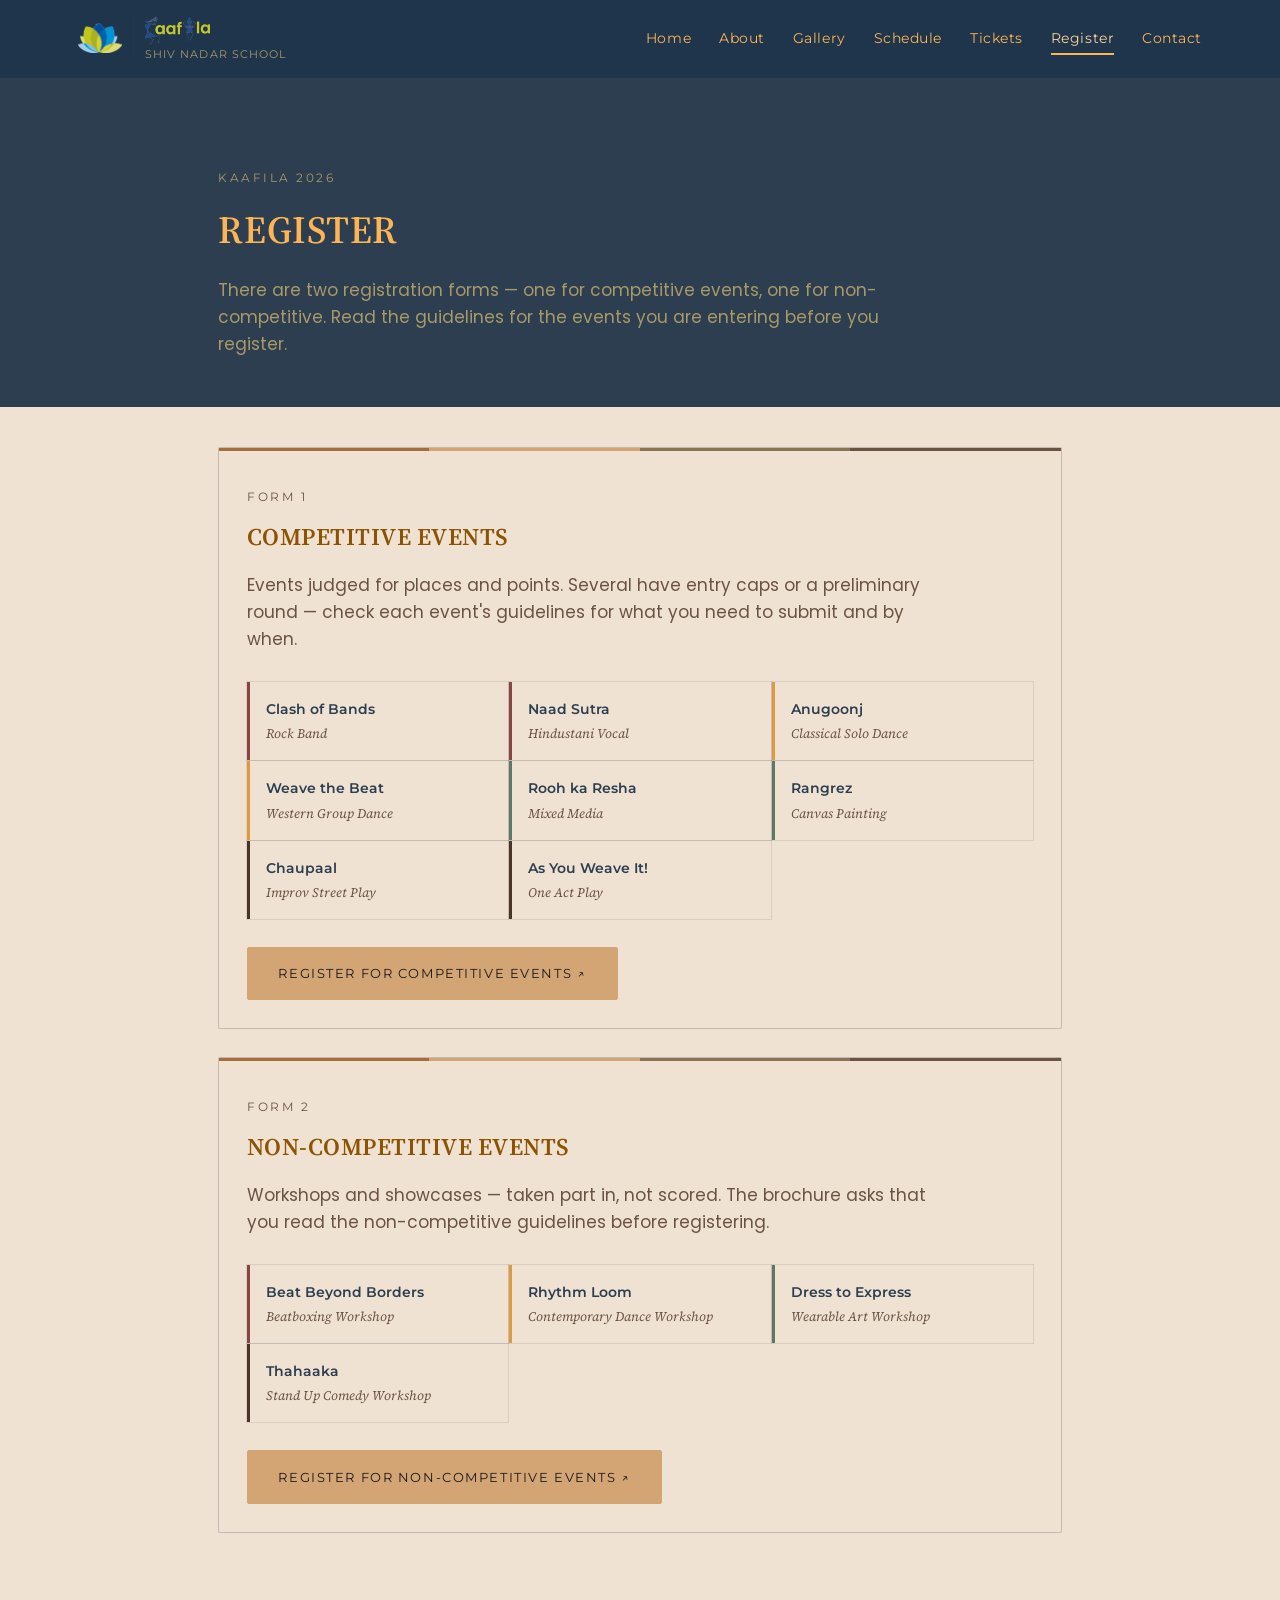
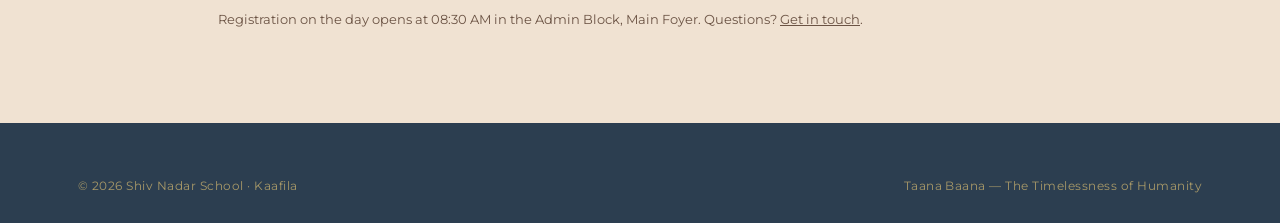
<file: register.html>
<!DOCTYPE html>
<html lang="en">
<head>
<meta charset="UTF-8">
<meta name="viewport" content="width=device-width, initial-scale=1.0">
<title>Register | Kaafila 2026 — Shiv Nadar School</title>
<meta name="description" content="Register for Kaafila 2026 at Shiv Nadar School. Separate forms for competitive and non-competitive events.">
<link rel="preconnect" href="https://fonts.googleapis.com">
<link rel="preconnect" href="https://fonts.gstatic.com" crossorigin>
<link href="https://fonts.googleapis.com/css2?family=Poppins:wght@400;500;600;700;800;900&family=Source+Serif+4:ital,wght@0,400;0,600;0,700;1,400&family=Montserrat:wght@400;500;600;700&family=Alex+Brush&display=swap" rel="stylesheet">
<link rel="stylesheet" href="css/style.css?v=202608071500">
</head>
<body>
<a href="#main-content" class="skip-link">Skip to main content</a>

<header class="site-header">
  <div class="container nav-row">
    <a href="index.html" class="wordmark">
      <img class="wordmark-lotus" src="img/sns-lotus.png" alt="" aria-hidden="true">
      <span class="wordmark-rule" aria-hidden="true"></span>
      <span class="wordmark-stack">
        <img class="wordmark-logo" src="img/kaafila-wordmark-brochure.png" alt="Kaafila">
        <span class="school">Shiv Nadar School</span>
      </span>
    </a>
    <button class="nav-toggle" aria-label="Toggle navigation" aria-expanded="false" aria-controls="primary-nav">
      <svg width="20" height="20" viewBox="0 0 20 20" fill="none" stroke="currentColor" stroke-width="1.6" stroke-linecap="round"><line x1="2" y1="5" x2="18" y2="5"/><line x1="2" y1="10" x2="18" y2="10"/><line x1="2" y1="15" x2="18" y2="15"/></svg>
    </button>
    <nav class="nav-links" id="primary-nav" aria-label="Primary">
      <a href="index.html">Home</a>
      <a href="about.html">About</a>
      <a href="gallery.html">Gallery</a>
      <a href="schedule.html">Schedule</a>
      <a href="tickets.html">Tickets</a>
      <a href="register.html" aria-current="page">Register</a>
      <a href="contact.html">Contact</a>
    </nav>
  </div>
</header>

<main id="main-content">
  <section class="section" data-band="navy" style="padding-bottom: 2rem;">
    <div class="container" style="max-width: 900px;">
      <p class="eyebrow">Kaafila 2026</p>
      <h1 class="section-title" style="font-size: 2.4rem;">Register</h1>
      <p class="prose" style="margin-top: 1rem; color: var(--band-fg-dim);">
        There are two registration forms — one for competitive events, one for
        non-competitive. Read the guidelines for the events you are entering
        before you register.
      </p>
    </div>
  </section>

  <section class="section" data-band="white" style="padding-top: 2.5rem;">
    <div class="container" style="max-width: 900px;">

      <div class="register-card" data-reg="competitive">
        <div class="register-head">
          <p class="eyebrow">Form 1</p>
          <h2 class="section-title" style="font-size: 1.5rem;">Competitive Events</h2>
        </div>
        <p class="register-note">
          Events judged for places and points. Several have entry caps or a
          preliminary round — check each event's guidelines for what you need to
          submit and by when.
        </p>
        <ul class="register-events" data-register-list="competitive"></ul>
        <a class="btn btn-solid register-btn" data-register-link="competitive" href="#" target="_blank" rel="noopener">
          Register for competitive events ↗
        </a>
      </div>

      <div class="register-card" data-reg="non-competitive">
        <div class="register-head">
          <p class="eyebrow">Form 2</p>
          <h2 class="section-title" style="font-size: 1.5rem;">Non-Competitive Events</h2>
        </div>
        <p class="register-note">
          Workshops and showcases — taken part in, not scored. The brochure asks
          that you read the non-competitive guidelines before registering.
        </p>
        <ul class="register-events" data-register-list="non-competitive"></ul>
        <a class="btn btn-solid register-btn" data-register-link="non-competitive" href="#" target="_blank" rel="noopener">
          Register for non-competitive events ↗
        </a>
      </div>

      <p class="schedule-note" style="margin-top: var(--space-4);">
        Registration on the day opens at 08:30 AM in the Admin Block, Main Foyer.
        Questions? <a href="contact.html" style="text-decoration: underline;">Get in touch</a>.
      </p>
    </div>
  </section>
</main>

<footer class="site-footer">
  <div class="container footer-row" style="padding-top: 1.5rem;">
    <span>© 2026 Shiv Nadar School · Kaafila</span>
    <span>Taana Baana — The Timelessness of Humanity</span>
  </div>
</footer>

<script src="js/events-data.js"></script>
<script src="js/main.js"></script>
</body>
</html>
</file>
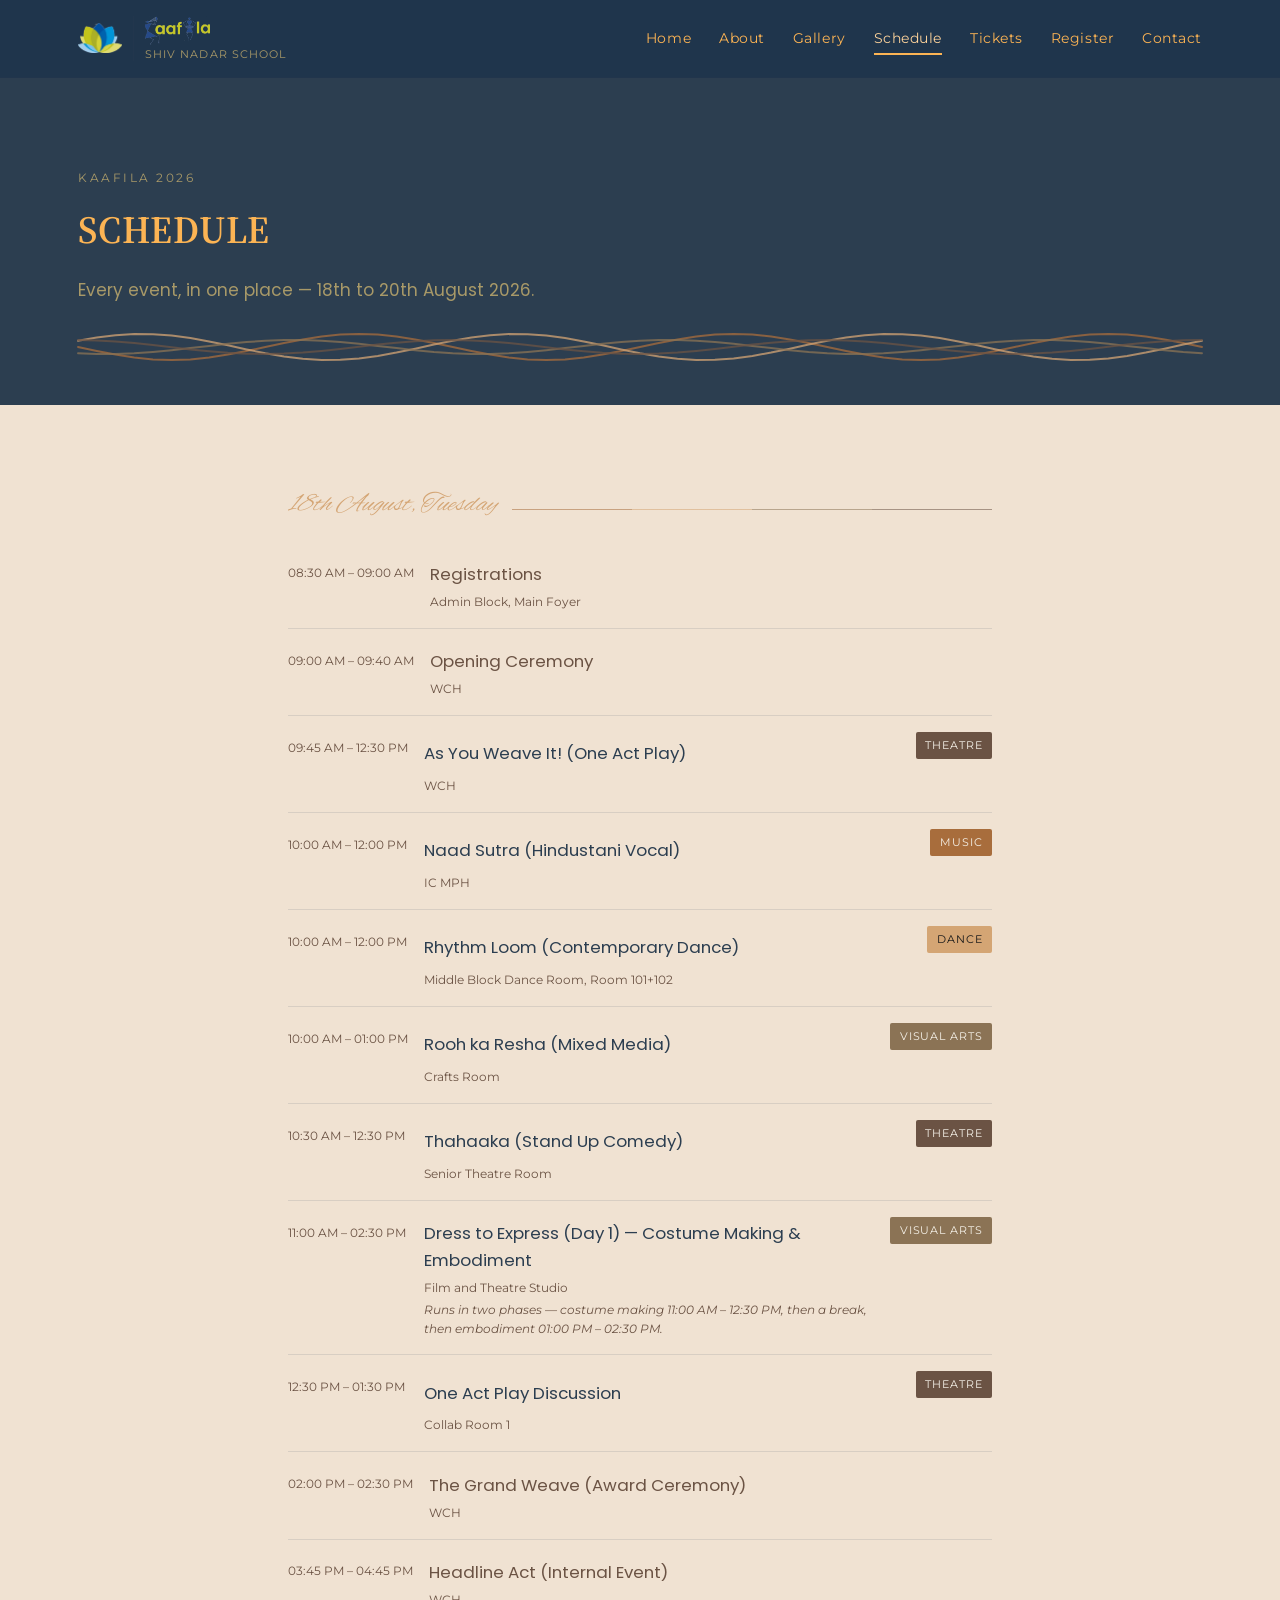
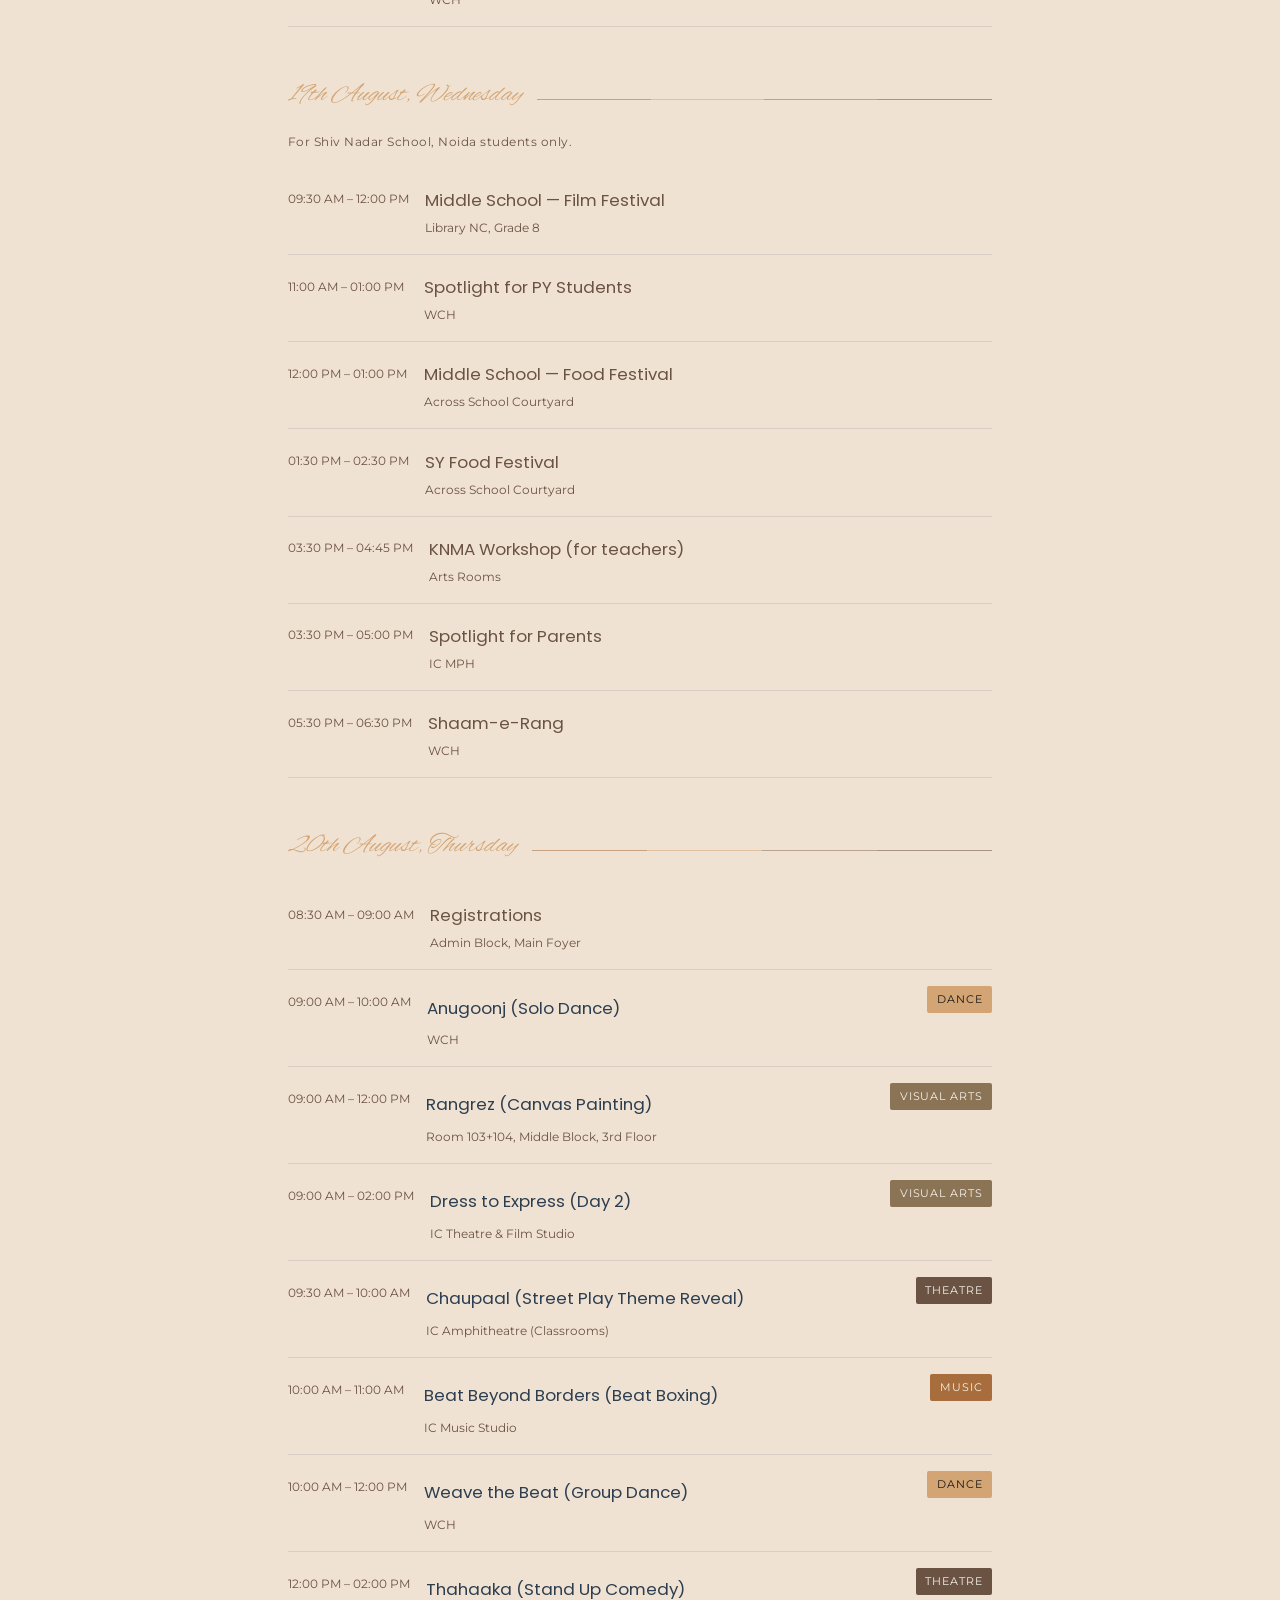
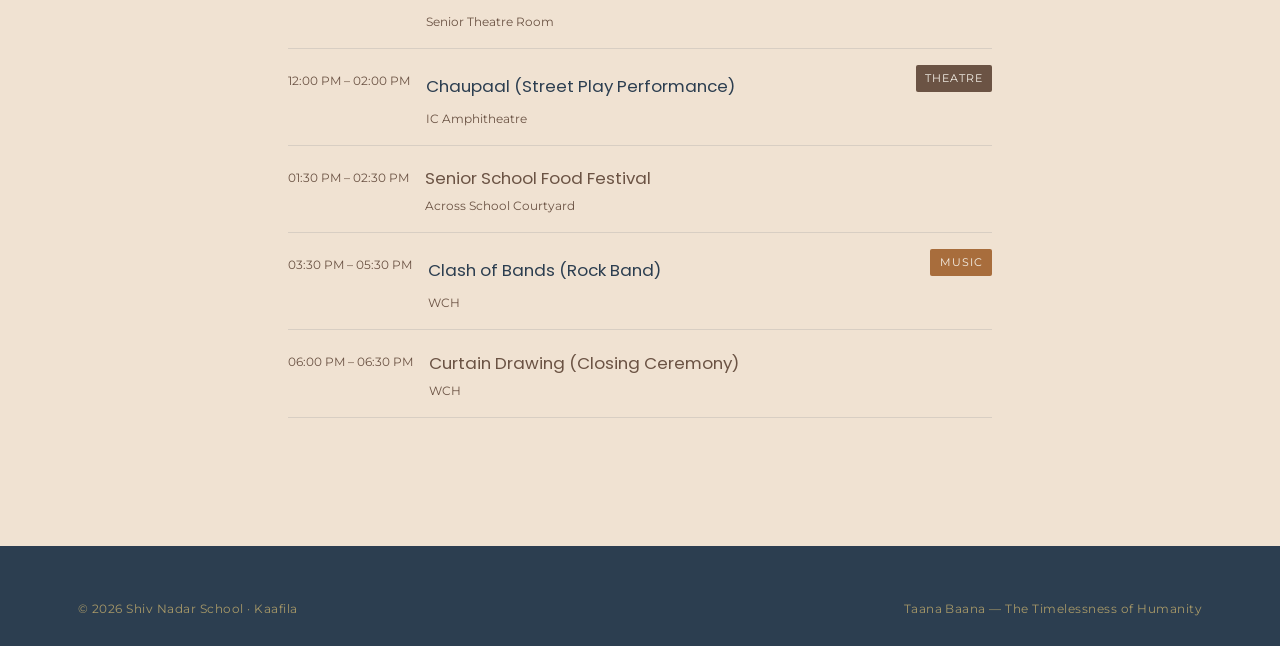
<file: schedule.html>
<!DOCTYPE html>
<html lang="en">
<head>
<meta charset="UTF-8">
<meta name="viewport" content="width=device-width, initial-scale=1.0">
<title>Schedule | Kaafila 2026 — Shiv Nadar School</title>
<meta name="description" content="Full event schedule for Kaafila 2026, Shiv Nadar School.">
<link rel="preconnect" href="https://fonts.googleapis.com">
<link rel="preconnect" href="https://fonts.gstatic.com" crossorigin>
<link href="https://fonts.googleapis.com/css2?family=Poppins:wght@400;500;600;700;800;900&family=Source+Serif+4:ital,wght@0,400;0,600;0,700;1,400&family=Montserrat:wght@400;500;600;700&family=Alex+Brush&display=swap" rel="stylesheet">
<link rel="stylesheet" href="css/style.css?v=202608071500">
</head>
<body>
<a href="#main-content" class="skip-link">Skip to main content</a>

<header class="site-header">
  <div class="container nav-row">
    <a href="index.html" class="wordmark">
      <img class="wordmark-lotus" src="img/sns-lotus.png" alt="" aria-hidden="true">
      <span class="wordmark-rule" aria-hidden="true"></span>
      <span class="wordmark-stack">
        <img class="wordmark-logo" src="img/kaafila-wordmark-brochure.png" alt="Kaafila">
        <span class="school">Shiv Nadar School</span>
      </span>
    </a>
    <button class="nav-toggle" aria-label="Toggle navigation" aria-expanded="false" aria-controls="primary-nav">
      <svg width="20" height="20" viewBox="0 0 20 20" fill="none" stroke="currentColor" stroke-width="1.6" stroke-linecap="round"><line x1="2" y1="5" x2="18" y2="5"/><line x1="2" y1="10" x2="18" y2="10"/><line x1="2" y1="15" x2="18" y2="15"/></svg>
    </button>
    <nav class="nav-links" id="primary-nav" aria-label="Primary">
      <a href="index.html">Home</a>
      <a href="about.html">About</a>
      <a href="gallery.html">Gallery</a>
      <a href="schedule.html" aria-current="page">Schedule</a>
      <a href="tickets.html">Tickets</a>
      <a href="register.html">Register</a>
      <a href="contact.html">Contact</a>
    </nav>
  </div>
</header>

<main id="main-content">
  <section class="section" data-band="navy" style="padding-bottom: 2rem;">
    <div class="container">
      <p class="eyebrow">Kaafila 2026</p>
      <h1 class="section-title" style="font-size: 2.4rem;">Schedule</h1>
      <p class="prose" style="margin-top: 1rem; color: var(--band-fg-dim);">Every event, in one place — 18th to 20th August 2026.</p>
        <div class="weave-rule" data-weave role="presentation"></div>
    </div>
  </section>


  <section class="section" data-band="white">
    <div class="container" style="max-width: 760px;">
      <div data-schedule-list></div>
      <p class="schedule-note" data-schedule-empty hidden>No events posted yet — check back soon.</p>
    </div>
  </section>
</main>

<footer class="site-footer">
  <div class="container footer-row" style="padding-top: 1.5rem;">
    <span>© 2026 Shiv Nadar School · Kaafila</span>
    <span>Taana Baana — The Timelessness of Humanity</span>
  </div>
</footer>

<script src="js/events-data.js"></script>
<script src="js/main.js"></script>
</body>
</html>
</file>
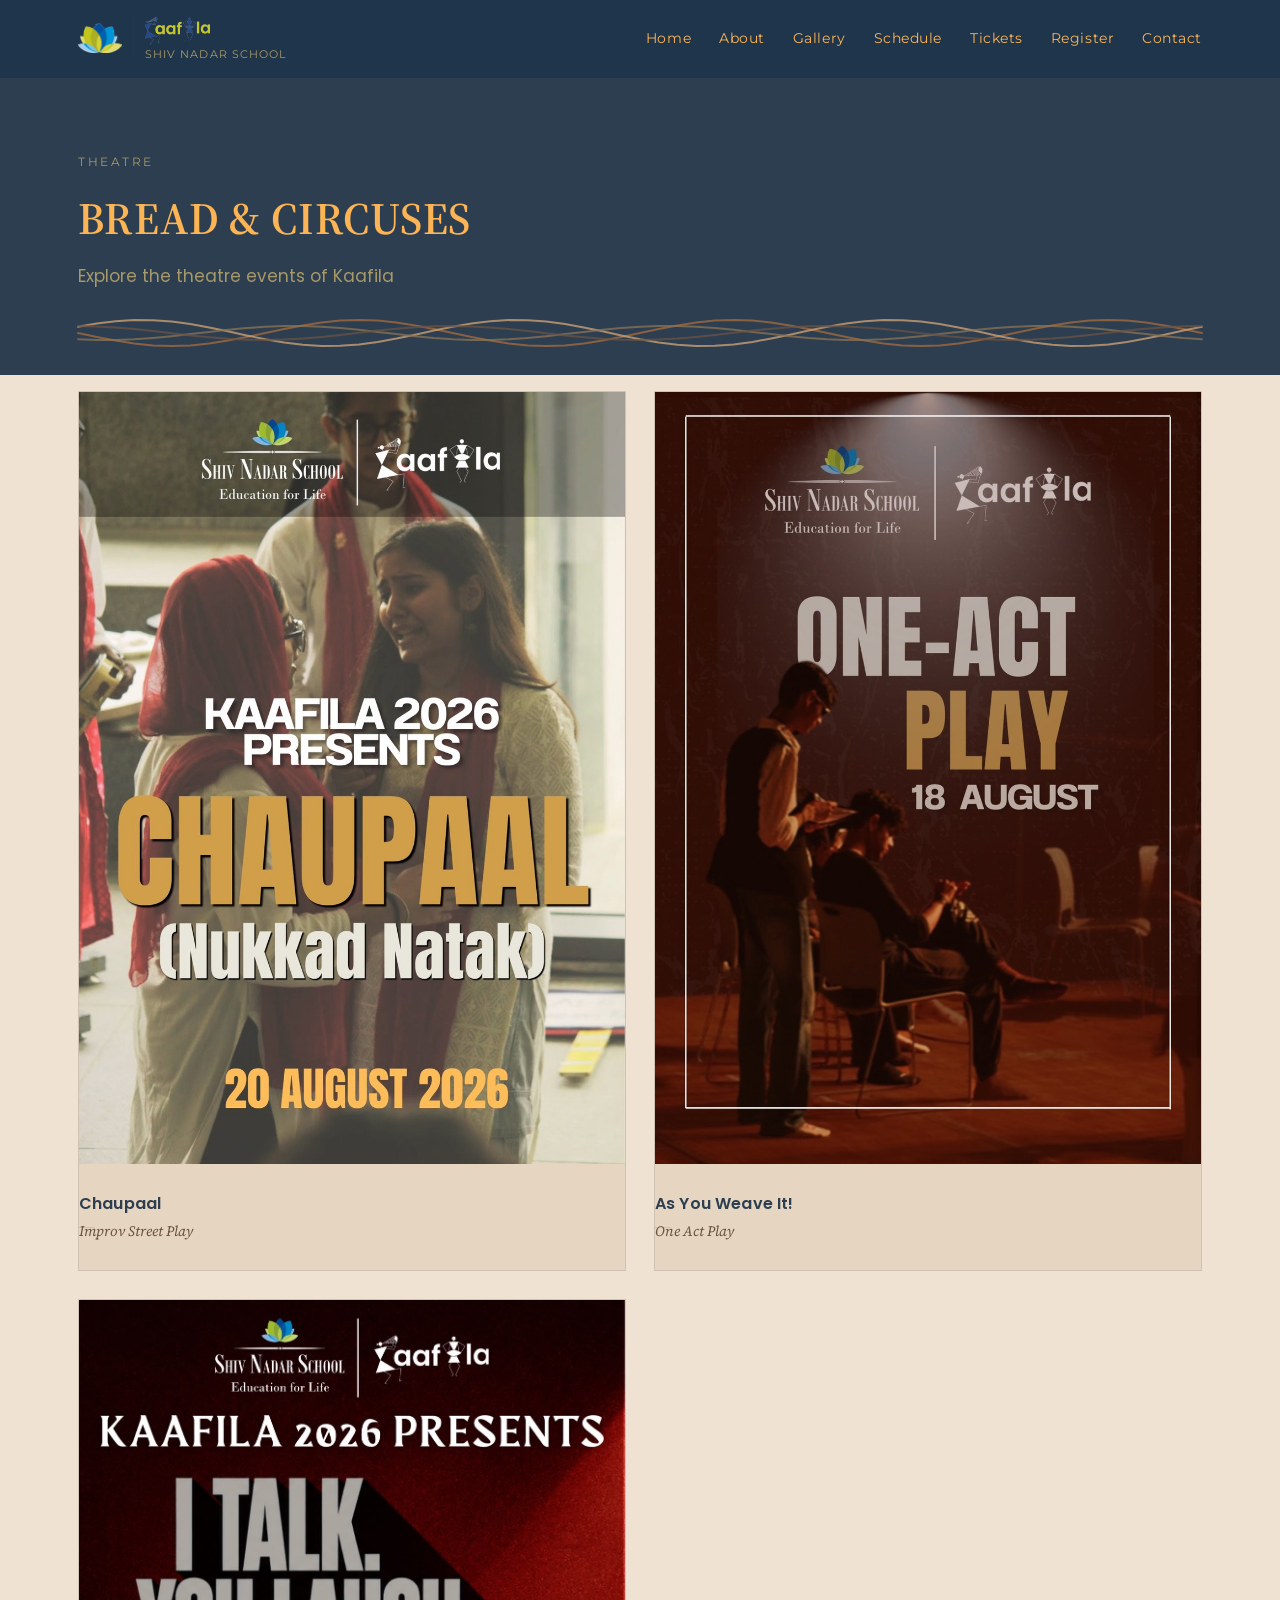
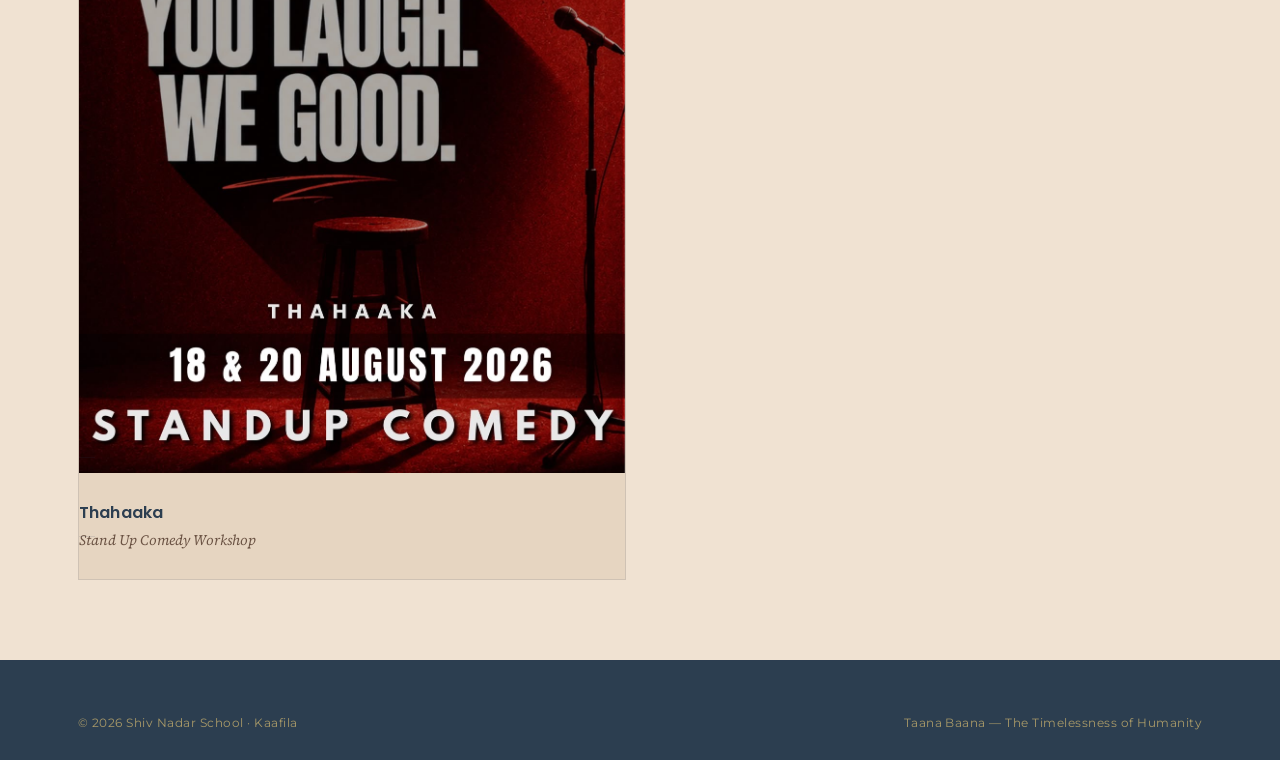
<file: theatre.html>
<!DOCTYPE html>
<html lang="en">
<head>
<meta charset="UTF-8">
<meta name="viewport" content="width=device-width, initial-scale=1.0">
<title>Theatre | Kaafila 2026 — Shiv Nadar School</title>
<meta name="description" content="Theatre events at Kaafila 2026, Shiv Nadar School.">
<link rel="preconnect" href="https://fonts.googleapis.com">
<link rel="preconnect" href="https://fonts.gstatic.com" crossorigin>
<link href="https://fonts.googleapis.com/css2?family=Poppins:wght@400;500;600;700;800;900&family=Source+Serif+4:ital,wght@0,400;0,600;0,700;1,400&family=Montserrat:wght@400;500;600;700&family=Alex+Brush&display=swap" rel="stylesheet">
<link rel="stylesheet" href="css/style.css?v=202608071500">
</head>
<body data-category="theatre">
<a href="#main-content" class="skip-link">Skip to main content</a>

<header class="site-header">
  <div class="container nav-row">
    <a href="index.html" class="wordmark">
      <img class="wordmark-lotus" src="img/sns-lotus.png" alt="" aria-hidden="true">
      <span class="wordmark-rule" aria-hidden="true"></span>
      <span class="wordmark-stack">
        <img class="wordmark-logo" src="img/kaafila-wordmark-brochure.png" alt="Kaafila">
        <span class="school">Shiv Nadar School</span>
      </span>
    </a>
    <button class="nav-toggle" aria-label="Toggle navigation" aria-expanded="false" aria-controls="primary-nav">
      <svg width="20" height="20" viewBox="0 0 20 20" fill="none" stroke="currentColor" stroke-width="1.6" stroke-linecap="round"><line x1="2" y1="5" x2="18" y2="5"/><line x1="2" y1="10" x2="18" y2="10"/><line x1="2" y1="15" x2="18" y2="15"/></svg>
    </button>
    <nav class="nav-links" id="primary-nav" aria-label="Primary">
      <a href="index.html">Home</a>
      <a href="about.html">About</a>
      <a href="gallery.html">Gallery</a>
      <a href="schedule.html">Schedule</a>
      <a href="tickets.html">Tickets</a>
      <a href="register.html">Register</a>
      <a href="contact.html">Contact</a>
    </nav>
  </div>
</header>

<main id="main-content">
  <section class="section category-hero" data-band="navy">
    <div class="container">
      <p class="eyebrow" data-category-eyebrow>Kaafila 2026</p>
      <h1 class="section-title" data-category-title>THEATRE</h1>
      <p class="tagline" data-category-tagline>Explore the theatre events of Kaafila</p>
        <div class="weave-rule" data-weave role="presentation"></div>
    </div>
  </section>

  <section class="section" data-band="white" style="padding-top: 1rem;">
    <div class="container">
      <div class="poster-grid" data-poster-grid data-reveal-group></div>
      <p class="schedule-note" data-category-empty hidden>No events posted in this category yet — check back soon.</p>
    </div>
  </section>
</main>

<footer class="site-footer">
  <div class="container footer-row" style="padding-top: 1.5rem;">
    <span>© 2026 Shiv Nadar School · Kaafila</span>
    <span>Taana Baana — The Timelessness of Humanity</span>
  </div>
</footer>

<script src="js/events-data.js"></script>
<script src="js/main.js"></script>
</body>
</html>
</file>
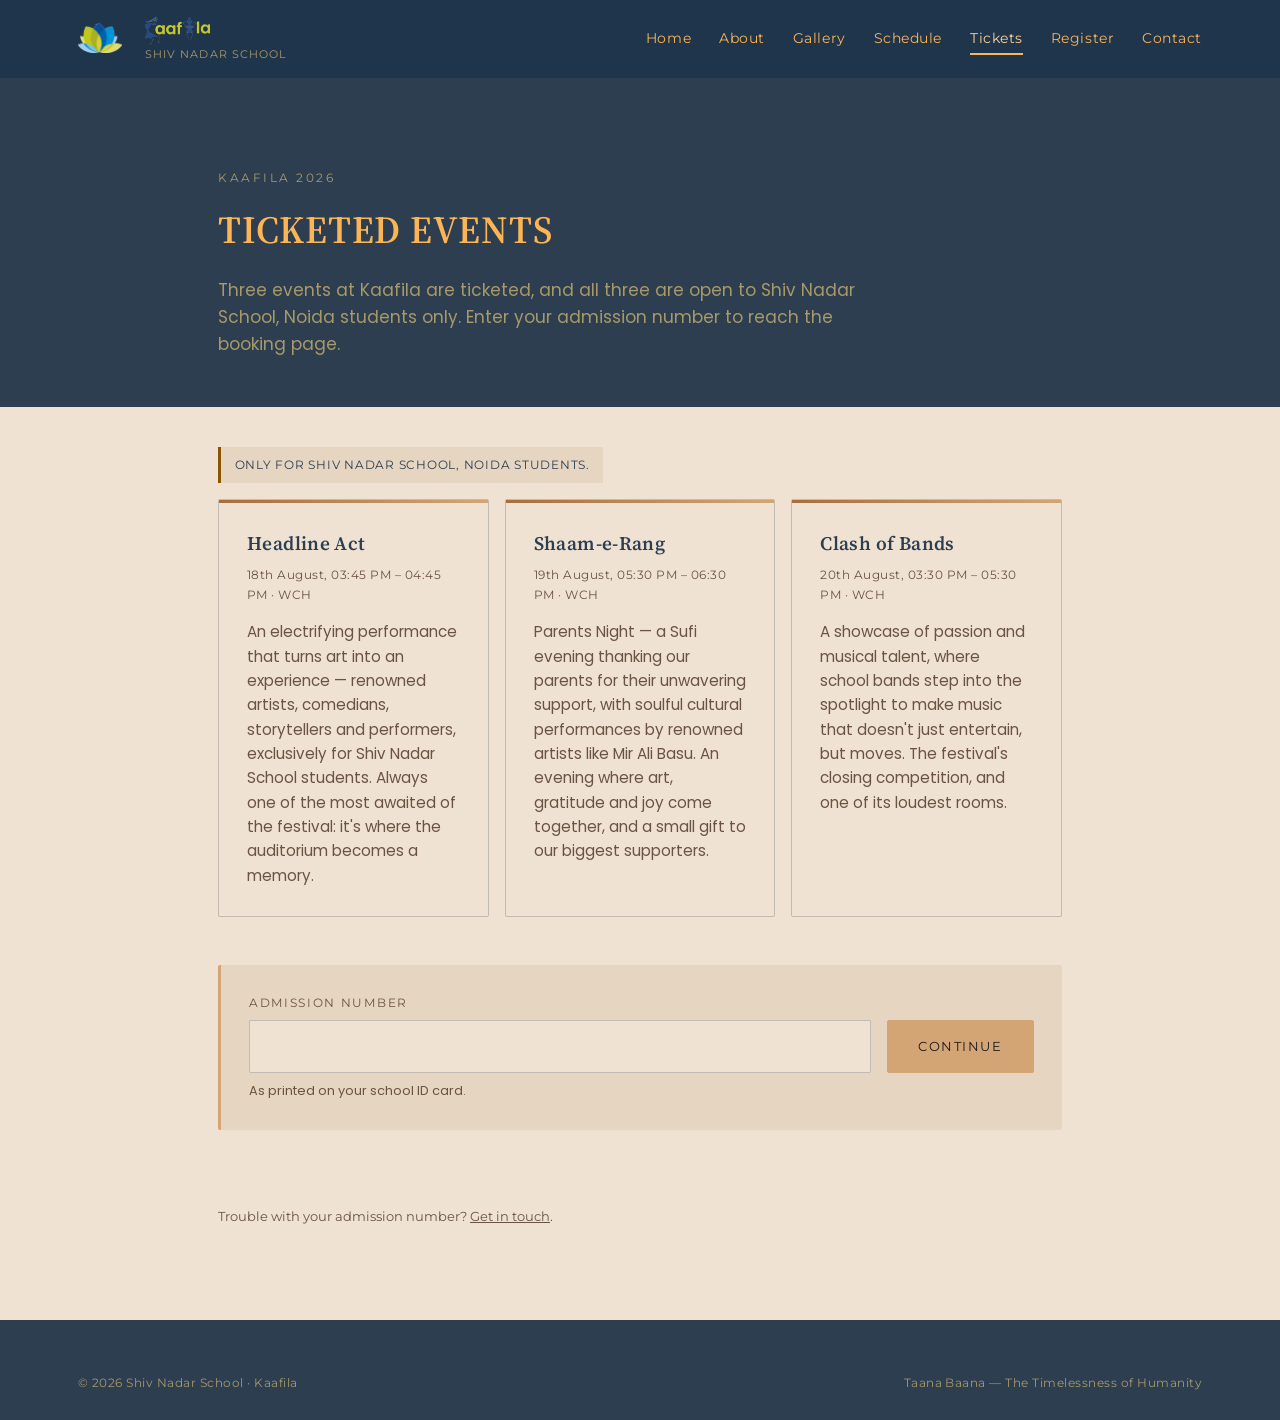
<file: tickets.html>
<!DOCTYPE html>
<html lang="en">
<head>
<meta charset="UTF-8">
<meta name="viewport" content="width=device-width, initial-scale=1.0">
<title>Ticketed Events | Kaafila 2026 — Shiv Nadar School</title>
<meta name="description" content="Ticketed events at Kaafila 2026 — the Headline Act, Shaam-e-Rang and Clash of Bands. Open to Shiv Nadar School, Noida students.">
<meta name="robots" content="noindex">
<link rel="preconnect" href="https://fonts.googleapis.com">
<link rel="preconnect" href="https://fonts.gstatic.com" crossorigin>
<link href="https://fonts.googleapis.com/css2?family=Poppins:wght@400;500;600;700;800;900&family=Source+Serif+4:ital,wght@0,400;0,600;0,700;1,400&family=Montserrat:wght@400;500;600;700&family=Alex+Brush&display=swap" rel="stylesheet">
<link rel="stylesheet" href="css/style.css?v=202608071500">
</head>
<body>
<a href="#main-content" class="skip-link">Skip to main content</a>

<header class="site-header">
  <div class="container nav-row">
    <a href="index.html" class="wordmark">
      <img class="wordmark-lotus" src="img/sns-lotus.png" alt="" aria-hidden="true">
      <span class="wordmark-rule" aria-hidden="true"></span>
      <span class="wordmark-stack">
        <img class="wordmark-logo" src="img/kaafila-wordmark-brochure.png" alt="Kaafila">
        <span class="school">Shiv Nadar School</span>
      </span>
    </a>
    <button class="nav-toggle" aria-label="Toggle navigation" aria-expanded="false" aria-controls="primary-nav">
      <svg width="20" height="20" viewBox="0 0 20 20" fill="none" stroke="currentColor" stroke-width="1.6" stroke-linecap="round"><line x1="2" y1="5" x2="18" y2="5"/><line x1="2" y1="10" x2="18" y2="10"/><line x1="2" y1="15" x2="18" y2="15"/></svg>
    </button>
    <nav class="nav-links" id="primary-nav" aria-label="Primary">
      <a href="index.html">Home</a>
      <a href="about.html">About</a>
      <a href="gallery.html">Gallery</a>
      <a href="schedule.html">Schedule</a>
      <a href="tickets.html" aria-current="page">Tickets</a>
      <a href="register.html">Register</a>
      <a href="contact.html">Contact</a>
    </nav>
  </div>
</header>

<main id="main-content">
  <section class="section" data-band="navy" style="padding-bottom: 2rem;">
    <div class="container" style="max-width: 900px;">
      <p class="eyebrow">Kaafila 2026</p>
      <h1 class="section-title" style="font-size: 2.4rem;">Ticketed Events</h1>
      <p class="prose" style="margin-top: 1rem; color: var(--band-fg-dim);">
        Three events at Kaafila are ticketed, and all three are open to Shiv
        Nadar School, Noida students only. Enter your admission number to reach
        the booking page.
      </p>
    </div>
  </section>

  <section class="section" data-band="white" style="padding-top: 2.5rem;">
    <div class="container" style="max-width: 900px;">

      <p class="ticket-only-note">Only for Shiv Nadar School, Noida students.</p>

      <div class="ticket-events" data-ticket-events></div>

      <!-- Gate. Shown until a valid admission number is entered this visit. -->
      <div class="ticket-gate" data-ticket-gate>
        <form class="ticket-form" data-ticket-form novalidate>
          <label class="ticket-label" for="adm">Admission number</label>
          <div class="ticket-row">
            <input
              class="ticket-input"
              id="adm"
              name="adm"
              type="text"
              inputmode="text"
              autocomplete="off"
              spellcheck="false"
              aria-describedby="adm-help adm-status">
            <button class="btn btn-solid" type="submit">Continue</button>
          </div>
          <p class="ticket-help" id="adm-help">As printed on your school ID card.</p>
          <p class="ticket-status" id="adm-status" role="status" aria-live="polite" hidden></p>
        </form>
      </div>

      <!-- Revealed once the gate is satisfied -->
      <div class="ticket-unlocked" data-ticket-unlocked hidden>
        <p class="eyebrow">Verified</p>
        <h2 class="section-title" style="font-size: 1.35rem;">Book your tickets</h2>
        <p class="ticket-gate-note" data-ticket-link-note></p>
        <p><a class="btn btn-solid" data-ticket-link href="#" target="_blank" rel="noopener" hidden>Go to booking ↗</a></p>
        <p style="margin-top: var(--space-3);">
          <button class="btn" type="button" data-ticket-reset>Use a different number</button>
        </p>
      </div>

      <p class="schedule-note" style="margin-top: var(--space-4);">
        Trouble with your admission number?
        <a href="contact.html" style="text-decoration: underline;">Get in touch</a>.
      </p>
    </div>
  </section>
</main>

<footer class="site-footer">
  <div class="container footer-row" style="padding-top: 1.5rem;">
    <span>© 2026 Shiv Nadar School · Kaafila</span>
    <span>Taana Baana — The Timelessness of Humanity</span>
  </div>
</footer>

<script src="js/events-data.js"></script>
<script src="js/main.js"></script>
</body>
</html>
</file>
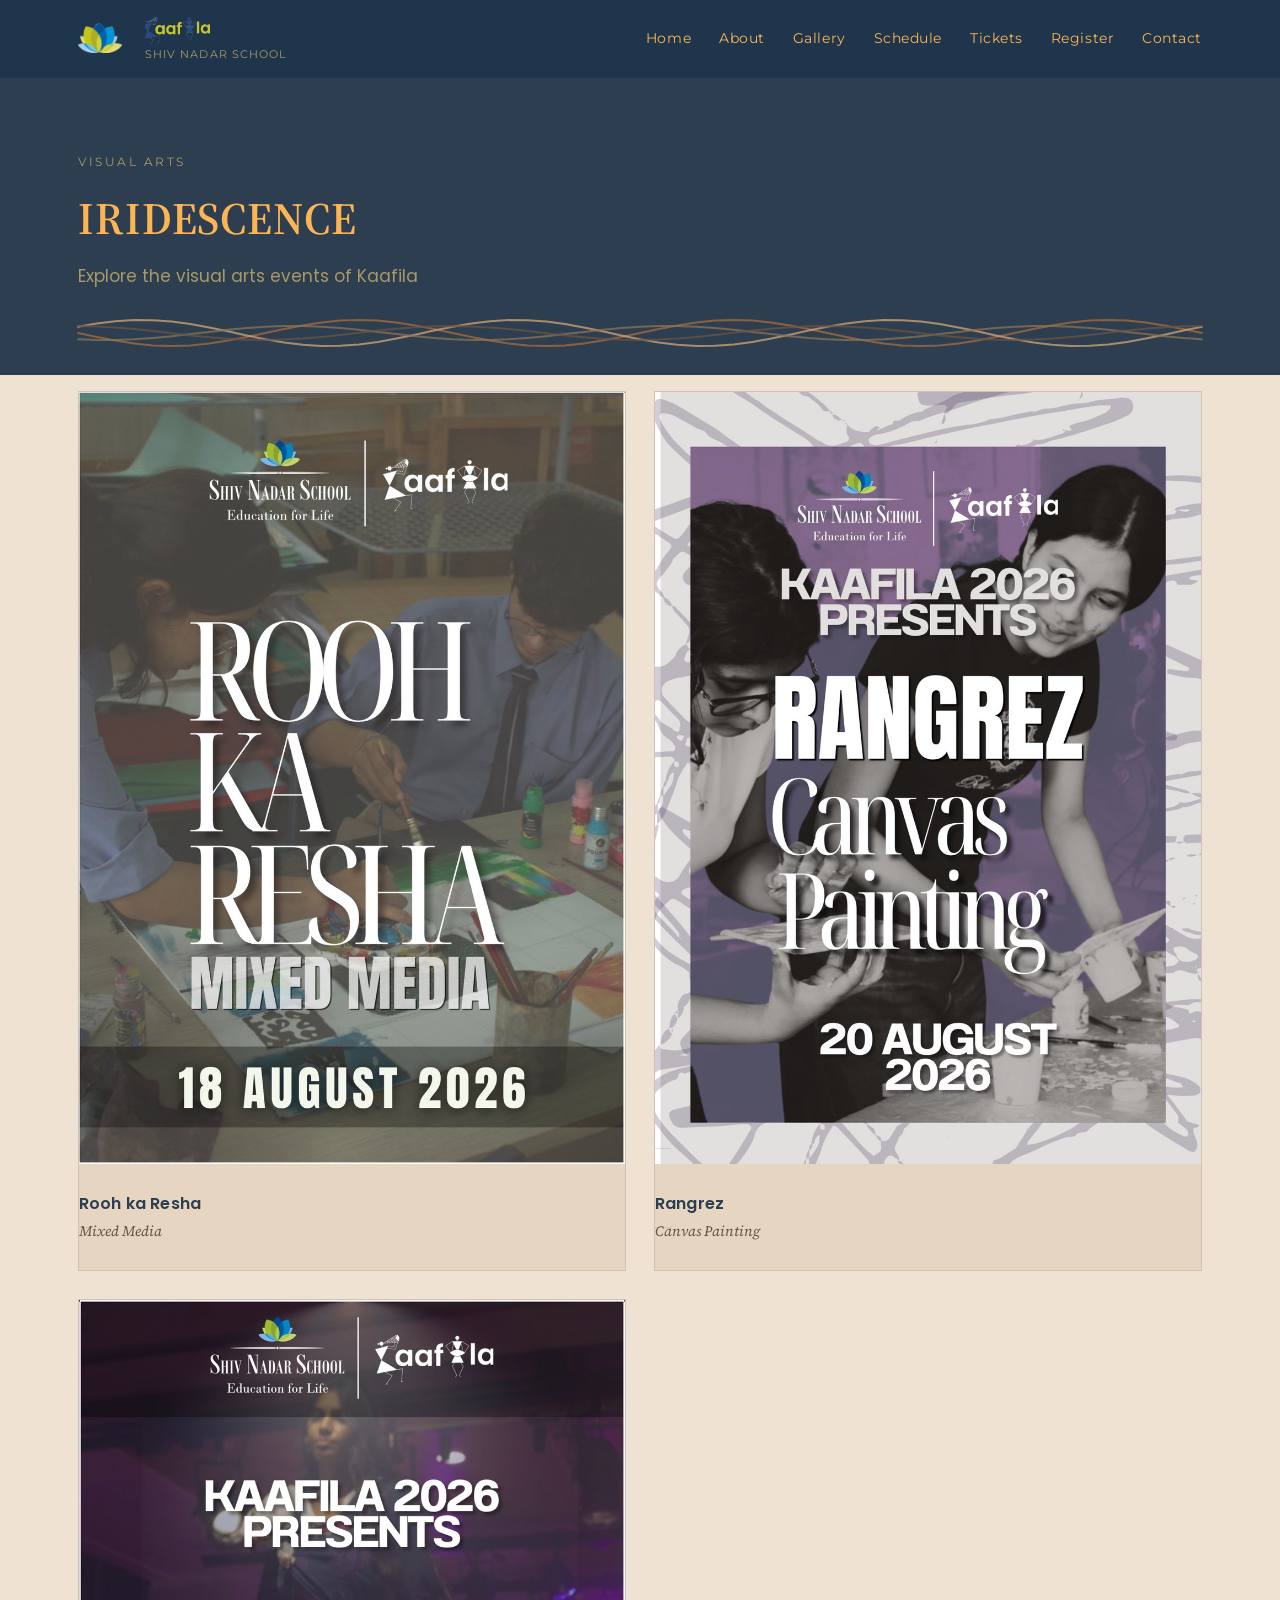
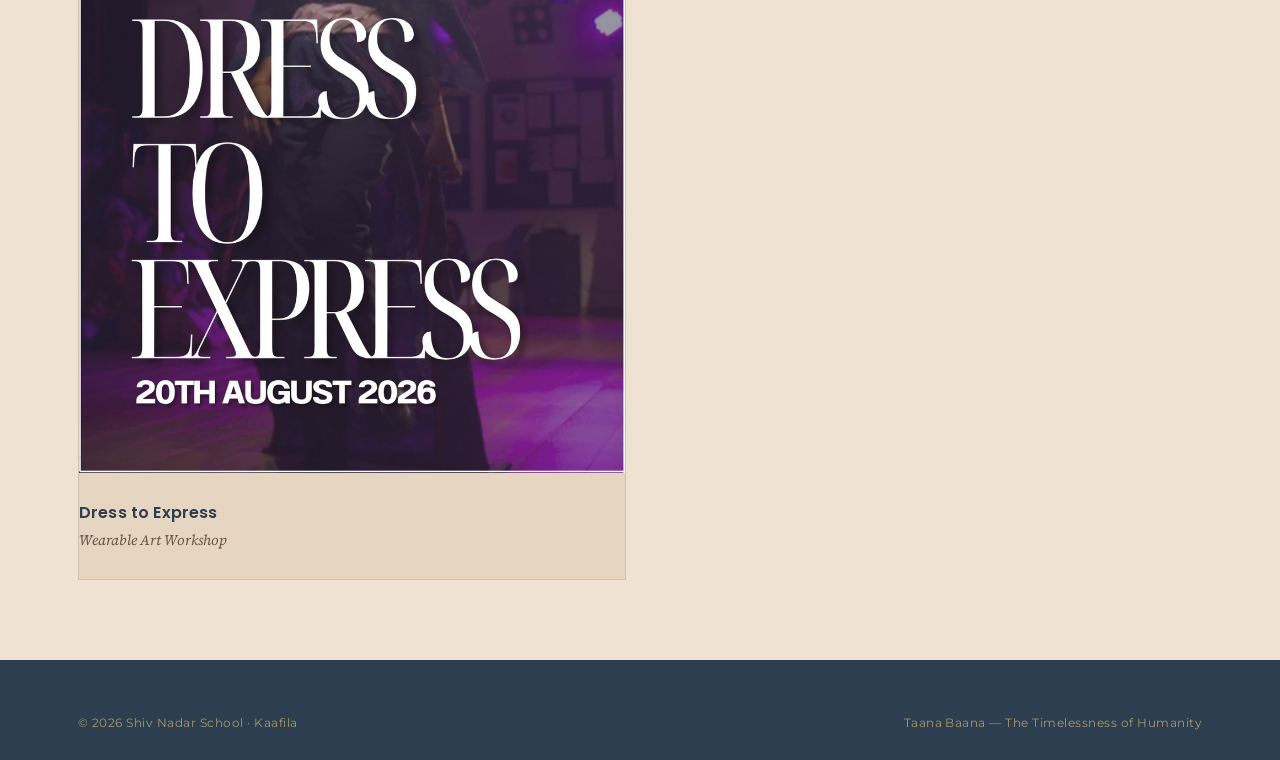
<file: visual-arts.html>
<!DOCTYPE html>
<html lang="en">
<head>
<meta charset="UTF-8">
<meta name="viewport" content="width=device-width, initial-scale=1.0">
<title>Visual Arts | Kaafila 2026 — Shiv Nadar School</title>
<meta name="description" content="Visual Arts events at Kaafila 2026, Shiv Nadar School.">
<link rel="preconnect" href="https://fonts.googleapis.com">
<link rel="preconnect" href="https://fonts.gstatic.com" crossorigin>
<link href="https://fonts.googleapis.com/css2?family=Poppins:wght@400;500;600;700;800;900&family=Source+Serif+4:ital,wght@0,400;0,600;0,700;1,400&family=Montserrat:wght@400;500;600;700&family=Alex+Brush&display=swap" rel="stylesheet">
<link rel="stylesheet" href="css/style.css?v=202608071500">
</head>
<body data-category="visual">
<a href="#main-content" class="skip-link">Skip to main content</a>

<header class="site-header">
  <div class="container nav-row">
    <a href="index.html" class="wordmark">
      <img class="wordmark-lotus" src="img/sns-lotus.png" alt="" aria-hidden="true">
      <span class="wordmark-rule" aria-hidden="true"></span>
      <span class="wordmark-stack">
        <img class="wordmark-logo" src="img/kaafila-wordmark-brochure.png" alt="Kaafila">
        <span class="school">Shiv Nadar School</span>
      </span>
    </a>
    <button class="nav-toggle" aria-label="Toggle navigation" aria-expanded="false" aria-controls="primary-nav">
      <svg width="20" height="20" viewBox="0 0 20 20" fill="none" stroke="currentColor" stroke-width="1.6" stroke-linecap="round"><line x1="2" y1="5" x2="18" y2="5"/><line x1="2" y1="10" x2="18" y2="10"/><line x1="2" y1="15" x2="18" y2="15"/></svg>
    </button>
    <nav class="nav-links" id="primary-nav" aria-label="Primary">
      <a href="index.html">Home</a>
      <a href="about.html">About</a>
      <a href="gallery.html">Gallery</a>
      <a href="schedule.html">Schedule</a>
      <a href="tickets.html">Tickets</a>
      <a href="register.html">Register</a>
      <a href="contact.html">Contact</a>
    </nav>
  </div>
</header>

<main id="main-content">
  <section class="section category-hero" data-band="navy">
    <div class="container">
      <p class="eyebrow" data-category-eyebrow>Kaafila 2026</p>
      <h1 class="section-title" data-category-title>VISUAL ARTS</h1>
      <p class="tagline" data-category-tagline>Explore the visual arts events of Kaafila</p>
        <div class="weave-rule" data-weave role="presentation"></div>
    </div>
  </section>

  <section class="section" data-band="white" style="padding-top: 1rem;">
    <div class="container">
      <div class="poster-grid" data-poster-grid data-reveal-group></div>
      <p class="schedule-note" data-category-empty hidden>No events posted in this category yet — check back soon.</p>
    </div>
  </section>
</main>

<footer class="site-footer">
  <div class="container footer-row" style="padding-top: 1.5rem;">
    <span>© 2026 Shiv Nadar School · Kaafila</span>
    <span>Taana Baana — The Timelessness of Humanity</span>
  </div>
</footer>

<script src="js/events-data.js"></script>
<script src="js/main.js"></script>
</body>
</html>
</file>
<file: css/style.css>
/* ==========================================================================
   Kaafila 2026 — Taana Baana
   The site's visual language is woven: warp (--tana, vertical, structural)
   and weft (--bana, horizontal, connective) threads recur as dividers,
   underlines and the hero signature.

   Palette balance: navy, white, and espresso brown are the three dominant
   colors — each gets real screen space via section "bands" (data-band on
   each <section>) that cycle navy → white → brown down the page, like
   woven stripes, rather than one color drowning out the other two. Brick
   red and amber stay accents. Sage green and slate blue-grey round out the
   five category colors (the brand palette only supplies 5 hues, and the
   site needs 5 distinguishable ones).

   Token architecture:
   - --ink / --ink-soft / --thread-cream / --thread-cream-dim / --line /
     --line-strong: FIXED navy-band values. Used only by the header, footer,
     skip-link and other chrome that never re-bands as you scroll — that
     chrome should look identical everywhere for wayfinding.
   - --band-*: the same roles, but re-scoped per section via [data-band].
     Everything inside <main> sections reads these instead, so a card,
     button or heading automatically re-themes for whichever band it's in.
   - --thread-*, --charcoal: category accent colors and their paired dark
     text. Global and fixed on purpose — a "Dance" tag should always read
     as amber, whatever band it happens to sit on.
   ========================================================================== */

:root {
  /* Taana Baana motif palette — derived from the emblem
     Navy/dark blue (bird wing), Cream/beige (nest), Gold (feathers),
     Rust/burgundy (threads), Navy (background) */
  --ink: #2c3e50;
  --ink-soft: #34495e;
  --thread-cream: #f5f1e8;
  --thread-cream-dim: #a89968;
  --charcoal: #1a1a1a;
  --brown: #6b5344;

  --line: rgba(44, 62, 80, 0.14);
  --line-strong: rgba(44, 62, 80, 0.28);

  /* Band-relative tokens — default to the navy band; overridden below by
     [data-band="white"] and [data-band="brown"] */
  --band-bg: var(--ink);
  --band-surface: var(--ink-soft);
  --band-fg: var(--thread-cream);
  --band-fg-dim: var(--thread-cream-dim);
  --band-line: var(--line);
  --band-line-strong: var(--line-strong);
  --band-heading: var(--brochure-yellow);   /* 7.1:1 on navy */

  /* Brochure yellow — sampled off the event posters' own titles (#fcb454,
     hue 34). The Kaafila wordmark's lime was tried first and read as green,
     which it is: that sits at hue 61. Headings and nav use this on every band,
     but it only clears contrast on the dark ones — 1.4:1 on the beige — so the
     beige band takes the same hue darkened, each variant picked as the nearest
     step clearing 4.5:1. */
  --brochure-yellow: #fcb454;

  /* Category threads — Taana Baana palette: gold, rust, burgundy accents */
  --thread-music: #a86d3c;    /* rust/burgundy from threads */
  --thread-dance: #d4a574;    /* gold from bird feathers */
  --thread-visual: #8b7355;   /* warm brown from nest */
  --thread-theatre: #6b5344;  /* deep brown from threads */

  /* Type — Poppins (main font, body + display), Source Serif 4 (headings +
     subtitles, serif contrast), Montserrat (nav/labels/UI chrome),
     Alex Brush (script accent — "Taana Baana" only, free stand-in for the
     brief's Brittany, which is a paid font not licensable for the web) */
  --font-display: "Alex Brush", "Brush Script MT", cursive;
  --font-heading: "Source Serif 4", Georgia, serif;
  --font-body: "Poppins", "Helvetica Neue", Arial, sans-serif;
  --font-ui: "Montserrat", "Helvetica Neue", Arial, sans-serif;

  --space-1: 0.5rem;
  --space-2: 1rem;
  --space-3: 1.75rem;
  --space-4: 3rem;
  --space-5: 5rem;
  --space-6: 8rem;

  --container: 1180px;
  --radius: 2px;
}

/* Band overrides — applied to <section data-band="..."> */
/* Beige band — matched to the paper tone of the hero artwork (#f0e2d2) so the
   banner image blends into the page with no visible edge. */
[data-band="white"] {
  --band-bg: #f0e2d2;
  --band-surface: #e6d5c1;
  --band-fg: #2c3e50;
  --band-fg-dim: #6b5344;
  --band-line: rgba(44, 62, 80, 0.12);
  --band-line-strong: rgba(44, 62, 80, 0.24);
  --band-heading: #8c5303;                  /* same hue, darkened — 4.9:1 on beige */
}
[data-band="brown"] {
  --band-bg: #6b5344;
  --band-surface: #7d6450;
  --band-fg: #f5f1e8;
  --band-fg-dim: #d4a574;
  --band-line: rgba(245, 241, 232, 0.14);
  --band-line-strong: rgba(245, 241, 232, 0.28);
  --band-heading: #fdc67d;                  /* same hue, lightened — 4.6:1 on brown */
}
[data-band="navy"] {
  --band-bg: var(--ink);
  --band-surface: var(--ink-soft);
  --band-fg: var(--thread-cream);
  --band-fg-dim: var(--thread-cream-dim);
  --band-line: var(--line);
  --band-line-strong: var(--line-strong);
  --band-heading: var(--brochure-yellow);
}

/* -------------------------------------------------------------------------
   Reset
   ------------------------------------------------------------------------- */
*, *::before, *::after { box-sizing: border-box; }
html { scroll-behavior: smooth; }
@media (prefers-reduced-motion: reduce) {
  html { scroll-behavior: auto; }
  *, *::before, *::after {
    animation-duration: 0.001ms !important;
    animation-iteration-count: 1 !important;
    transition-duration: 0.001ms !important;
    scroll-behavior: auto !important;
  }
}

body {
  margin: 0;
  background: var(--band-bg);
  color: var(--band-fg);
  font-family: var(--font-body);
  font-size: 17px;
  line-height: 1.6;
  -webkit-font-smoothing: antialiased;
}

img { max-width: 100%; display: block; }
a { color: inherit; text-decoration: none; }
button { font: inherit; cursor: pointer; }
ul { list-style: none; margin: 0; padding: 0; }
h1, h2, h3, h4 { margin: 0; font-weight: 400; }

:focus-visible {
  outline: 2px solid var(--band-fg);
  outline-offset: 3px;
}

.container {
  width: 100%;
  max-width: var(--container);
  margin-inline: auto;
  padding-inline: var(--space-3);
}

.eyebrow {
  font-family: var(--font-ui);
  font-size: 0.72rem;
  letter-spacing: 0.22em;
  text-transform: uppercase;
  color: var(--band-fg-dim);
}

.visually-hidden {
  position: absolute;
  width: 1px; height: 1px;
  overflow: hidden;
  clip: rect(0 0 0 0);
  white-space: nowrap;
}

.skip-link {
  position: absolute;
  left: -9999px;
  top: 0;
  z-index: 200;
  background: var(--thread-cream);
  color: var(--ink);
  padding: 0.75rem 1.25rem;
  font-family: var(--font-ui);
  font-size: 0.85rem;
  letter-spacing: 0.04em;
}
.skip-link:focus {
  left: var(--space-2);
  top: var(--space-2);
}

/* -------------------------------------------------------------------------
   Weft divider — the recurring horizontal-thread motif. Fixed colors on
   purpose: as a section-to-section seam marker, it should read the same
   whichever two bands it sits between.
   ------------------------------------------------------------------------- */
.weft {
  height: 1px;
  background: linear-gradient(
    90deg,
    var(--thread-music) 0 25%,
    var(--thread-dance) 25% 50%,
    var(--thread-visual) 50% 75%,
    var(--thread-theatre) 75% 100%
  );
  opacity: 0.55;
  border: 0;
  margin: 0;
}

/* -------------------------------------------------------------------------
   Header / nav — fixed navy chrome, never re-bands, for consistent
   wayfinding regardless of which section is scrolled behind it.
   ------------------------------------------------------------------------- */
.site-header {
  position: sticky;
  top: 0;
  z-index: 40;
  background: rgba(31, 53, 76, 0.92);
  backdrop-filter: blur(10px);
  border-bottom: 1px solid var(--line);
}

.nav-row {
  display: flex;
  align-items: center;
  justify-content: space-between;
  padding-block: var(--space-2);
}

/* Header lockup, following the printed cover: the school's lotus, a hairline
   rule, then the Kaafila mark. Header and hero share one file — the brochure's
   own two-tone mark — so the corner logo and the big one on the home page are
   the same artwork in the same colours. The lime letterforms carry it against
   this navy chrome (6.9:1); the navy figures sit quieter here than they do on
   the beige hero, which is the cost of using one mark everywhere. */
.wordmark {
  display: flex;
  align-items: center;
  gap: 0.7rem;
  line-height: 1.1;
}
.wordmark-lotus {
  height: 30px;
  width: auto;
  flex: none;
}
.wordmark-rule {
  width: 1px;
  align-self: stretch;
  min-height: 34px;
  background: var(--line-strong);
  flex: none;
}
.wordmark-stack {
  display: flex;
  flex-direction: column;
  line-height: 1.1;
  /* Without this the column stretches the mark to the width of the school
     name below it, squashing it to roughly twice its natural aspect. */
  align-items: flex-start;
}
.wordmark .name {
  font-family: var(--font-ui);
  font-weight: 700;
  font-size: 1.15rem;
  letter-spacing: 0.14em;
}
.wordmark-logo {
  height: 30px;
  width: auto;
  display: block;
}
/* Kept below the base rules above — same specificity, so source order decides. */
@media (max-width: 420px) {
  .wordmark { gap: 0.5rem; }
  .wordmark-lotus { height: 24px; }
  .wordmark-logo { height: 24px; }
}
.wordmark .school {
  font-family: var(--font-ui);
  font-size: 0.66rem;
  letter-spacing: 0.1em;
  color: var(--thread-cream-dim);
  text-transform: uppercase;
  margin-top: 0.2rem;
}

.nav-links {
  display: flex;
  gap: var(--space-3);
  font-family: var(--font-ui);
  font-size: 0.85rem;
  letter-spacing: 0.04em;
}

/* Nav carries the brochure yellow like the headings do. It clears 6.9:1 on
   the header bar and 5.1:1 on the mobile drop-down, both better than the dim
   cream it replaces. Hover and the current page go a step lighter — same hue,
   so there is still a visible state change without a second colour. */
.nav-links a {
  position: relative;
  padding-block: 0.3rem;
  color: var(--brochure-yellow);
  transition: color 0.2s ease;
}
.nav-links a:hover,
.nav-links a:focus-visible { color: #fdd39b; }
.nav-links a[aria-current="page"] { color: #fdd39b; }
.nav-links a[aria-current="page"]::after {
  content: "";
  position: absolute;
  left: 0; right: 0; bottom: -1px;
  height: 2px;
  background: var(--brochure-yellow);
}

.nav-toggle {
  display: none;
  background: none;
  border: 1px solid var(--line-strong);
  color: var(--thread-cream);
  width: 44px;
  height: 44px;
  border-radius: var(--radius);
}
.nav-toggle svg { pointer-events: none; }

@media (max-width: 780px) {
  .nav-toggle { display: inline-flex; align-items: center; justify-content: center; }
  .nav-links {
    position: absolute;
    top: 100%;
    left: 0; right: 0;
    flex-direction: column;
    gap: 0;
    background: var(--ink-soft);
    border-bottom: 1px solid var(--line);
    max-height: 0;
    overflow: hidden;
    transition: max-height 0.3s ease;
  }
  .nav-links.is-open { max-height: 320px; }
  .nav-links a {
    padding: var(--space-2) var(--space-3);
    display: block;
    border-top: 1px solid var(--line);
  }
}

/* -------------------------------------------------------------------------
   Hero + Taana Baana bird/nest banner
   Integrated design: banner, title, and theme text together as one visual unit
   ------------------------------------------------------------------------- */
.hero {
  position: relative;
  display: flex;
  flex-direction: column;
  align-items: center;
  justify-content: center;
  text-align: center;
  padding: var(--space-4) var(--space-3) var(--space-2);
  background: var(--band-bg);
  color: var(--band-fg);
  overflow: visible;
}

/* -------------------------------------------------------------------------
   Hero scroll scene — see js/hero-scene.js.

   Two states share this markup. Without the script (or with reduced motion)
   .hero-stage is an ordinary centred block and .hero-scene holds the two flat
   images, exactly the hero as it was. With it, <html> gains .hero-animating,
   the stage becomes a full-height panel that ScrollTrigger pins, and the scene
   is one <svg> that redraws itself against scroll position.

   --header-h is measured by the script: the site header is sticky, so the
   stage has to hold its content clear of it rather than centre in the window.
   ------------------------------------------------------------------------- */
:root { --header-h: 0px; }

.hero-stage {
  width: 100%;
  display: flex;
  flex-direction: column;
  align-items: center;
  justify-content: center;
}

.hero-scene {
  width: 100%;
  display: flex;
  flex-direction: column;
  align-items: center;
}

.hero-animating .hero-stage {
  /* svh keeps iOS Safari from re-laying the pinned panel out as its toolbars
     collapse; the vh line is the fallback for anything that lacks it. */
  height: 100vh;
  height: 100svh;
  padding-top: var(--header-h);
  padding-bottom: var(--space-2);
  justify-content: space-between;
  gap: 0;
  /* The scene deliberately draws beyond its box while the bird is flying and
     while the thread is running off both edges. Clipping here — rather than on
     the section — is what keeps that from ever widening the page. */
  overflow: hidden;
}

.hero-animating .hero-scene {
  flex: 1 1 auto;
  min-height: 0;
  width: 100%;
  justify-content: center;
}

.hero-svg {
  display: block;
  width: 100%;
  height: 100%;
  overflow: visible;
}
/* The mark is the brochure's own two-colour artwork: lime letterforms, navy
   figures. Set here rather than baked into the generated paths so the mark
   stays themeable alongside the rest of the palette. */
.hero-svg .mark-letters { fill: #c5c728; }
.hero-svg .mark-figures { fill: #264a88; }
.hero-svg .scene-bird,
.hero-svg .scene-nest,
.hero-svg .scene-mark,
.hero-svg .scene-warp,
.hero-svg .scene-lines,
.hero-svg .scene-shards,
.hero-svg .scene-threads { will-change: opacity, transform; }

/* The eyebrow holds still at the top of the panel; the theme and tagline are
   faded in by the script once the mark has finished forming, so the panel is
   never carrying more than one idea at a time. */
.hero-animating .hero-eyebrow { margin-bottom: 0; flex: none; }
.hero-animating .hero-theme { margin-top: 0; }
.hero-animating [data-hero-reveal] {
  opacity: 0;
  will-change: opacity, transform;
  /* The load-in "rise" keyframes fill forwards with opacity:1, and a running
     animation outranks both this rule and the inline opacity the script sets —
     so the script could never hold these hidden until the mark had formed. */
  animation: none;
}

@media (max-width: 640px) {
  .hero-animating .hero-stage { padding-inline: var(--space-2); }
  .hero-animating .hero-theme { font-size: clamp(2rem, 9vw, 2.8rem); }
}
/* A phone held sideways leaves barely 300px between the header and the fold.
   The words give their space back to the scene there — nothing is lost, since
   the visually-hidden <h1> carries the same line for assistive tech and the
   theme is set out in full in the section below. */
@media (max-height: 620px) {
  .hero-animating .hero-tagline { display: none; }
  .hero-animating .hero-eyebrow { font-size: 0.6rem; letter-spacing: 0.2em; }
  .hero-animating .hero-theme {
    font-size: clamp(1.4rem, 5.5vh, 2.1rem);
    line-height: 1;
  }
  .hero-animating .hero-stage { padding-bottom: 0; }
}

/* The artwork carries wide margins of its own, so it is held well below the
   text column's width — at 900px the hero ran past 1100px tall and pushed the
   categories entirely below the fold. */
.hero-banner {
  width: 100%;
  max-width: 720px;
  height: auto;
  margin: var(--space-2) 0 0;
  object-fit: cover;
  object-position: center;
  pointer-events: none;
  opacity: 1;
}
@keyframes banner-fade-in {
  to { opacity: 1; }
}
@media (prefers-reduced-motion: reduce) {
  .hero-banner { opacity: 1; animation: none; }
}

.hero-overlay {
  position: absolute;
  top: 0; left: 0; right: 0; bottom: 0;
  background: transparent;
  pointer-events: none;
  z-index: 1;
}

.hero-content {
  position: relative;
  z-index: 2;
  padding: var(--space-4) var(--space-3) var(--space-2);
  max-width: 900px;
  flex: 0 0 auto;
  animation: rise 1s ease 1.9s both;
}
@media (prefers-reduced-motion: reduce) {
  .hero-content { animation: none; }
}
@keyframes rise {
  from { opacity: 0; transform: translateY(14px); }
  to { opacity: 1; transform: translateY(0); }
}

.hero-eyebrow {
  font-family: var(--font-ui);
  letter-spacing: 0.3em;
  font-size: 0.72rem;
  color: var(--band-fg-dim);
  text-transform: uppercase;
  margin-bottom: var(--space-2);
  animation: rise 0.7s ease 0.1s both;
}

.hero-title {
  margin-bottom: var(--space-2);
  height: auto;
  max-width: min(500px, 95vw);
  width: auto;
  display: block;
  animation: rise 0.7s ease 0.25s both;
}

/* Theme word — Alex Brush is a thin script, so it takes a deeper rust than
   the --thread-music accent, which only reaches 3.4:1 on the beige band. */
.hero-theme {
  font-family: var(--font-display);
  font-style: normal;
  font-weight: 400;
  font-size: clamp(2.4rem, 6.5vw, 4.2rem);
  line-height: 1.1;
  color: #8a5730;
  margin: 0 0 var(--space-1);
  animation: rise 0.7s ease 0.4s both;
}

.hero-tagline {
  font-family: var(--font-body);
  font-size: clamp(0.95rem, 1.8vw, 1.2rem);
  font-weight: 500;
  color: var(--band-fg-dim);
  max-width: 36ch;
  margin: 0 auto;
  animation: rise 0.7s ease 0.55s both;
}

/* -------------------------------------------------------------------------
   Buttons
   ------------------------------------------------------------------------- */
.btn {
  display: inline-flex;
  align-items: center;
  gap: 0.6rem;
  font-family: var(--font-ui);
  font-size: 0.82rem;
  letter-spacing: 0.12em;
  text-transform: uppercase;
  padding: 0.95rem 1.9rem;
  border: 1px solid var(--band-fg);
  color: var(--band-fg);
  background: transparent;
  border-radius: var(--radius);
  transition: background 0.25s ease, color 0.25s ease, border-color 0.25s ease;
}
.btn:hover, .btn:focus-visible {
  background: var(--band-fg);
  color: var(--band-bg);
}
.btn-solid {
  background: var(--thread-dance);
  border-color: var(--thread-dance);
  color: var(--charcoal);
}
.btn-solid:hover, .btn-solid:focus-visible {
  background: var(--band-fg);
  border-color: var(--band-fg);
  color: var(--band-bg);
}

/* -------------------------------------------------------------------------
   Sections
   ------------------------------------------------------------------------- */
.section {
  padding-block: var(--space-5);
  background: var(--band-bg);
  color: var(--band-fg);
}
.section-head {
  margin-bottom: var(--space-4);
}
.section-title {
  color: var(--band-heading);
  font-family: var(--font-heading);
  font-weight: 600;
  font-size: 1.6rem;
  letter-spacing: 0.02em;
  text-transform: uppercase;
  margin-top: var(--space-1);
}

/* Category cards ---------------------------------------------------------*/
.categories-grid {
  display: grid;
  grid-template-columns: repeat(4, 1fr);
  gap: 1px;
  background: var(--band-line);
  border: 1px solid var(--band-line);
}
@media (max-width: 900px) {
  .categories-grid { grid-template-columns: repeat(2, 1fr); }
}
@media (max-width: 520px) {
  .categories-grid { grid-template-columns: 1fr; }
}

.category-card {
  background: var(--band-bg);
  padding: var(--space-4) var(--space-2);
  display: flex;
  flex-direction: column;
  align-items: center;
  text-align: center;
  gap: var(--space-2);
  position: relative;
  transition: background 0.25s ease;
}
.category-card::before {
  content: "";
  position: absolute;
  top: 0; left: 0; right: 0;
  height: 3px;
  background: var(--thread);
}
/* The thread colour washes up from the base on hover — the card taking on its
   own strand rather than a generic highlight. */
.category-card::after {
  content: "";
  position: absolute;
  inset: 3px 0 0;
  background: linear-gradient(to top, var(--thread), transparent 70%);
  opacity: 0;
  transition: opacity 0.28s ease;
  pointer-events: none;
}
.category-card:hover { background: var(--band-surface); }
.category-card:hover::after,
.category-card:focus-visible::after { opacity: 0.1; }
.category-card .icon {
  width: 40px;
  height: 40px;
  color: var(--thread);
  transition: transform 0.28s ease;
}
.category-card:hover .icon,
.category-card:focus-visible .icon { transform: translateY(-3px); }
.category-card > * { position: relative; z-index: 1; }
@media (prefers-reduced-motion: reduce) {
  .category-card::after, .category-card .icon { transition: none; }
  .category-card:hover .icon { transform: none; }
}
.category-card .label {
  font-family: var(--font-ui);
  font-size: 0.92rem;
  letter-spacing: 0.06em;
  text-transform: uppercase;
}

.category-card[data-cat="music"]    { --thread: var(--thread-music); }
.category-card[data-cat="dance"]    { --thread: var(--thread-dance); }
.category-card[data-cat="visual"]   { --thread: var(--thread-visual); }
.category-card[data-cat="theatre"]  { --thread: var(--thread-theatre); }

/* Theme / about copy blocks ----------------------------------------------*/
.prose {
  max-width: 62ch;
}
.prose p { margin: 0 0 var(--space-2); color: var(--band-fg-dim); }
.prose p:last-child { margin-bottom: 0; }

/* The heading column holds only an eyebrow and a title, so it is kept narrow
   — at 1fr against 1.4fr it left a tall empty gutter beside the prose. */
.theme-block {
  display: grid;
  grid-template-columns: minmax(180px, 0.55fr) 1.6fr;
  gap: var(--space-4);
  align-items: start;
}
/* A short woven rule under the heading, in the four category threads: the
   "four threads, one weave" idea stated once, quietly. */
.theme-block > :first-child::after {
  content: "";
  display: block;
  width: 62px;
  height: 3px;
  margin-top: var(--space-2);
  background: linear-gradient(
    90deg,
    var(--thread-music) 0 25%,
    var(--thread-dance) 25% 50%,
    var(--thread-visual) 50% 75%,
    var(--thread-theatre) 75% 100%
  );
}
@media (max-width: 780px) {
  .theme-block { grid-template-columns: 1fr; gap: var(--space-3); }
}

/* Purpose / list blocks ----------------------------------------------------*/
.thread-list { display: grid; gap: var(--space-2); }
.thread-list li {
  display: flex;
  align-items: baseline;
  gap: var(--space-2);
  padding-bottom: var(--space-2);
  border-bottom: 1px solid var(--band-line);
  color: var(--band-fg-dim);
}
.thread-list li:last-child { border-bottom: 0; }
.thread-list .mark {
  width: 10px; height: 10px;
  border-radius: 50%;
  flex: none;
  background: var(--thread-dance);
}

.artforms-list {
  display: grid;
  gap: 0;
}
.artforms-list li {
  display: grid;
  grid-template-columns: 4px 1fr;
  gap: var(--space-2);
  padding: var(--space-2) 0;
  border-bottom: 1px solid var(--band-line);
}
.artforms-list li:first-child { border-top: 1px solid var(--band-line); }
.artforms-list .swatch { background: var(--c); border-radius: 1px; }
.artforms-list .name {
  font-family: var(--font-ui);
  text-transform: uppercase;
  letter-spacing: 0.08em;
  font-size: 0.95rem;
}
.artforms-list li:nth-child(1) .swatch { --c: var(--thread-music); }
.artforms-list li:nth-child(2) .swatch { --c: var(--thread-dance); }
.artforms-list li:nth-child(3) .swatch { --c: var(--thread-visual); }
.artforms-list li:nth-child(4) .swatch { --c: var(--thread-theatre); }

/* -------------------------------------------------------------------------
   Filters (gallery)
   ------------------------------------------------------------------------- */
/* Schedule page — day-grouped listing, .tag/.event-row/.event-btn are
   shared with other components. ------------------------------------------*/
.schedule-day {
  margin-bottom: var(--space-4);
}
.schedule-day-head {
  display: flex;
  align-items: baseline;
  gap: var(--space-2);
  margin-bottom: var(--space-2);
  font-family: var(--font-display);
  font-style: italic;
  font-size: 1.6rem;
  color: var(--thread-dance);
}
.schedule-day-head .weft { flex: 1; }

.event-row {
  display: grid;
  grid-template-columns: minmax(120px, auto) 1fr auto;
  gap: var(--space-2);
  align-items: start;
  padding: var(--space-2) 0;
  border-bottom: 1px solid var(--band-line);
}
.event-row:first-of-type { border-top: 1px solid var(--band-line); }

.event-time {
  font-family: var(--font-ui);
  font-size: 0.78rem;
  color: var(--band-fg-dim);
  padding-top: 0.35rem;
  white-space: nowrap;
}

.event-main {
  display: flex;
  flex-direction: column;
}

.event-venue {
  font-family: var(--font-ui);
  font-size: 0.78rem;
  color: var(--band-fg-dim);
}

/* For rows whose single time span hides something — a break mid-session, a
   split into phases — so a reader doesn't turn up expecting it to run through. */
.event-note {
  font-family: var(--font-ui);
  font-size: 0.74rem;
  font-style: italic;
  color: var(--band-fg-dim);
  margin-top: 0.15rem;
}

.event-btn {
  display: inline-flex;
  align-items: center;
  min-height: 44px;
  background: none;
  border: none;
  text-align: left;
  color: var(--band-fg);
  font-family: var(--font-body);
  font-size: 1.05rem;
  padding: 0.2rem 0;
  border-bottom: 1px dashed transparent;
}
.event-btn:hover, .event-btn:focus-visible {
  border-bottom-color: var(--band-fg-dim);
}
.event-btn-plain {
  min-height: auto;
  color: var(--band-fg-dim);
}

.tag {
  font-family: var(--font-ui);
  font-size: 0.68rem;
  letter-spacing: 0.08em;
  text-transform: uppercase;
  padding: 0.3rem 0.6rem;
  border-radius: var(--radius);
  white-space: nowrap;
  color: var(--charcoal);
  background: var(--thread);
}
.tag[data-cat="music"]   { --thread: var(--thread-music); color: var(--thread-cream); }
.tag[data-cat="dance"]   { --thread: var(--thread-dance); }
.tag[data-cat="visual"]  { --thread: var(--thread-visual); color: var(--thread-cream); }
.tag[data-cat="theatre"] { --thread: var(--thread-theatre); color: var(--thread-cream); }

.schedule-note {
  font-family: var(--font-ui);
  font-size: 0.82rem;
  color: var(--band-fg-dim);
  padding-top: var(--space-3);
}

/* -------------------------------------------------------------------------
   Category page: poster grid
   ------------------------------------------------------------------------- */
.category-hero {
  padding-top: 4rem;
  padding-bottom: 1rem;
}
.category-hero .section-title {
  font-size: clamp(2rem, 5vw, 2.8rem);
  /* Headings are the brochure yellow everywhere, so this no longer takes the
     category's own thread colour — the thread still marks the page through the
     tags, rules and poster accents. */
}
.category-hero .tagline {
  color: var(--band-fg-dim);
  margin-top: 0.5rem;
}

.poster-grid {
  display: grid;
  grid-template-columns: repeat(2, 1fr);
  gap: var(--space-3);
}
@media (max-width: 640px) {
  .poster-grid { grid-template-columns: 1fr; }
}

.poster-card {
  display: block;
  border: 1px solid var(--band-line);
  background: var(--band-surface);
  transition: border-color 0.2s ease, transform 0.2s ease;
}
.poster-card:hover,
.poster-card:focus-visible {
  border-color: var(--thread-current, var(--band-fg-dim));
  transform: translateY(-3px);
  box-shadow: 0 8px 22px rgba(44, 62, 80, 0.13);
}
@media (prefers-reduced-motion: reduce) {
  .poster-card:hover, .poster-card:focus-visible { transform: none; }
}

.poster-art {
  display: block;
  aspect-ratio: 4 / 3;
  overflow: hidden;
}
.poster-art svg { width: 100%; height: 100%; display: block; }

/* Real posters are A4 portrait. The 4/3 window above was sized for the woven
   swatch and would crop a poster's title away, so a card carrying artwork
   takes the poster's own proportions instead. */
.poster-art.has-photo { aspect-ratio: 99 / 140; }
.poster-img { width: 100%; height: 100%; object-fit: cover; display: block; }

.poster-info {
  padding: var(--space-2);
  border-top: 1px solid var(--band-line);
}
.poster-title {
  display: block;
  font-family: var(--font-body);
  font-weight: 600;
  font-size: 1rem;
  letter-spacing: 0.01em;
  color: var(--band-fg);
}
.poster-subtitle {
  display: block;
  font-family: var(--font-heading);
  font-style: italic;
  font-size: 0.9rem;
  color: var(--band-fg-dim);
  margin-top: 0.2rem;
}

/* -------------------------------------------------------------------------
   Event detail page
   ------------------------------------------------------------------------- */
.back-link {
  display: inline-flex;
  align-items: center;
  gap: 0.4rem;
  font-family: var(--font-ui);
  font-size: 0.8rem;
  letter-spacing: 0.04em;
  color: var(--band-fg-dim);
  margin-bottom: var(--space-3);
}
.back-link:hover, .back-link:focus-visible { color: var(--band-fg); }

.event-subtitle {
  font-family: var(--font-heading);
  font-style: italic;
  color: var(--band-fg-dim);
  font-size: 1.15rem;
  margin-top: 0.3rem;
}

.event-poster-full {
  margin-top: var(--space-3);
  aspect-ratio: 16 / 8;
  overflow: hidden;
  border: 1px solid var(--band-line);
}
.event-poster-full svg { width: 100%; height: 100%; display: block; }

/* Same again on the event page: drop the 16/8 letterbox for a real poster and
   let it stand at its own height, capped so it doesn't dominate the page. */
.event-poster-full.has-photo {
  aspect-ratio: auto;
  max-width: 440px;
}
.event-poster-full .poster-img { height: auto; }

.event-meta {
  display: flex;
  align-items: baseline;
  flex-wrap: wrap;
  gap: var(--space-2);
  margin-top: var(--space-3);
  font-family: var(--font-ui);
  font-size: 0.85rem;
  color: var(--band-fg-dim);
}
.event-meta + .event-meta { margin-top: 0.4rem; }
.event-meta strong { color: var(--band-fg); font-weight: 700; }

.page-image-stack {
  display: flex;
  flex-direction: column;
  gap: var(--space-2);
}
.page-image-stack img {
  width: 100%;
  height: auto;
  border: 1px solid var(--thread-current, var(--band-line-strong));
  box-shadow: 0 4px 16px rgba(0, 0, 0, 0.12);
}

.doc-grid {
  display: grid;
  grid-template-columns: repeat(2, 1fr);
  gap: var(--space-2);
  margin-top: var(--space-3);
}
@media (max-width: 640px) {
  .doc-grid { grid-template-columns: 1fr; }
}

/* Thread-weave divider — a woven strip of the four category threads with a
   glowing bead (the event's own color) running back and forth along it,
   echoing the bird-carrying-a-thread motif of the Taana Baana emblem. */
.thread-weave {
  position: relative;
  height: 3px;
  margin: var(--space-4) 0 0;
  border-radius: 2px;
  background: linear-gradient(
    90deg,
    var(--thread-music), var(--thread-dance), var(--thread-visual),
    var(--thread-theatre), var(--thread-music)
  );
  background-size: 200% 100%;
  animation: thread-drift 10s linear infinite;
  box-shadow: 0 0 6px rgba(221, 154, 72, 0.4);
}
.thread-weave::after {
  content: "";
  position: absolute;
  top: 50%; left: 0;
  width: 9px; height: 9px;
  margin-top: -4.5px;
  border-radius: 50%;
  background: var(--thread-current, var(--thread-dance));
  box-shadow: 0 0 8px 2px var(--thread-current, var(--thread-dance));
  animation: thread-runner 5s ease-in-out infinite;
}
.thread-weave::before {
  content: "";
  position: absolute;
  top: 50%; right: 0;
  width: 6px; height: 6px;
  margin-top: -3px;
  border-radius: 50%;
  background: var(--thread-visual);
  box-shadow: 0 0 4px var(--thread-visual);
  animation: thread-runner-reverse 7s ease-in-out infinite;
}
@keyframes thread-drift {
  to { background-position: -200% 0; }
}
@keyframes thread-runner {
  0%, 100% { left: 0%; }
  50% { left: calc(100% - 9px); }
}
@keyframes thread-runner-reverse {
  0%, 100% { right: 0%; }
  50% { right: calc(100% - 6px); }
}
@media (prefers-reduced-motion: reduce) {
  .thread-weave { animation: none; box-shadow: none; }
  .thread-weave::after { animation: none; left: 0; }
  .thread-weave::before { animation: none; right: 0; }
}

/* Floating thread decorations — subtle animated threads in the background
   echoing the bird carrying threads to the nest motif */
.thread-accent {
  position: absolute;
  pointer-events: none;
  opacity: 0.15;
}
.thread-accent.thread-1 {
  width: 200px; height: 3px;
  background: var(--thread-music);
  top: 15%; left: -100px;
  animation: float-thread-1 20s ease-in-out infinite;
}
.thread-accent.thread-2 {
  width: 150px; height: 2px;
  background: var(--thread-visual);
  top: 35%; right: -75px;
  animation: float-thread-2 25s ease-in-out infinite;
}
.thread-accent.thread-3 {
  width: 180px; height: 2px;
  background: var(--thread-dance);
  bottom: 20%; left: -90px;
  animation: float-thread-3 22s ease-in-out infinite;
}
@keyframes float-thread-1 {
  0% { transform: translateX(0) scaleX(1); opacity: 0.15; }
  50% { opacity: 0.25; }
  100% { transform: translateX(400px) scaleX(0.8); opacity: 0.1; }
}
@keyframes float-thread-2 {
  0% { transform: translateX(0) rotate(-5deg); opacity: 0.1; }
  50% { transform: translateX(-300px) rotate(5deg); opacity: 0.25; }
  100% { transform: translateX(0) rotate(-5deg); opacity: 0.1; }
}
@keyframes float-thread-3 {
  0% { transform: translateX(0) scaleX(1); opacity: 0.15; }
  50% { opacity: 0.2; }
  100% { transform: translateX(360px) scaleX(0.9); opacity: 0.08; }
}
@media (prefers-reduced-motion: reduce) {
  .thread-accent { animation: none; opacity: 0.08; }
}


/* Document cards — links through to document.html. The event's own category
   colour (--thread-current) drives the top rule, icon and hover, so the pair
   reads as part of that category rather than as generic chrome. */
.doc-card {
  position: relative;
  display: flex;
  align-items: center;
  gap: var(--space-2);
  padding: var(--space-3) var(--space-2);
  background: var(--band-bg);
  border: 1px solid var(--band-line-strong);
  border-radius: var(--radius);
  color: var(--band-fg);
  overflow: hidden;
  transition: border-color 0.22s ease, background 0.22s ease,
              transform 0.22s ease, box-shadow 0.22s ease;
}
.doc-card::before {
  content: "";
  position: absolute;
  top: 0; left: 0; right: 0;
  height: 3px;
  background: var(--thread-current, var(--thread-dance));
  transform: scaleX(0);
  transform-origin: left;
  transition: transform 0.3s ease;
}
.doc-card:hover, .doc-card:focus-visible {
  border-color: var(--thread-current, var(--thread-dance));
  background: var(--band-surface);
  transform: translateY(-2px);
  box-shadow: 0 6px 18px rgba(44, 62, 80, 0.12);
}
.doc-card:hover::before, .doc-card:focus-visible::before { transform: scaleX(1); }

.doc-card-icon {
  flex: none;
  display: grid;
  place-items: center;
  width: 46px;
  height: 46px;
  border-radius: 50%;
  background: var(--band-surface);
  color: var(--thread-current, var(--thread-dance));
  transition: background 0.22s ease;
}
.doc-card:hover .doc-card-icon { background: var(--band-bg); }
.doc-card-icon svg { width: 22px; height: 22px; }

.doc-card-body { display: flex; flex-direction: column; gap: 0.15rem; min-width: 0; }
.doc-card-title {
  font-family: var(--font-ui);
  font-weight: 600;
  font-size: 0.95rem;
  letter-spacing: 0.02em;
}
.doc-card-sub {
  font-size: 0.78rem;
  color: var(--band-fg-dim);
}

.doc-card-arrow {
  flex: none;
  margin-left: auto;
  display: grid;
  place-items: center;
  color: var(--thread-current, var(--thread-dance));
  transform: translateX(-4px);
  opacity: 0.55;
  transition: transform 0.22s ease, opacity 0.22s ease;
}
.doc-card-arrow svg { width: 20px; height: 20px; }
.doc-card:hover .doc-card-arrow,
.doc-card:focus-visible .doc-card-arrow { transform: translateX(0); opacity: 1; }

@media (prefers-reduced-motion: reduce) {
  .doc-card, .doc-card::before, .doc-card-arrow, .doc-card-icon { transition: none; }
  .doc-card:hover, .doc-card:focus-visible { transform: none; }
}

.event-not-found {
  padding: var(--space-5) 0;
  text-align: center;
  color: var(--band-fg-dim);
}

/* -------------------------------------------------------------------------
   Gallery
   ------------------------------------------------------------------------- */
.gallery-grid {
  display: grid;
  grid-template-columns: repeat(4, 1fr);
  gap: var(--space-1);
}
@media (max-width: 900px) { .gallery-grid { grid-template-columns: repeat(3, 1fr); } }
@media (max-width: 640px) { .gallery-grid { grid-template-columns: repeat(2, 1fr); } }

.gallery-tile {
  aspect-ratio: 4 / 5;
  position: relative;
  overflow: hidden;
  background: var(--band-surface);
  border: 0;
  padding: 0;
  cursor: pointer;
  transition: opacity 0.25s ease, transform 0.3s ease;
}
.gallery-tile svg { width: 100%; height: 100%; }
.gallery-tile img {
  width: 100%;
  height: 100%;
  object-fit: cover;
  transition: transform 0.4s ease;
}
.gallery-tile:hover img,
.gallery-tile:focus-visible img { transform: scale(1.05); }

.gallery-tile .cap,
/* Lightbox --------------------------------------------------------------- */
.lightbox {
  position: fixed;
  inset: 0;
  z-index: 100;
  display: grid;
  place-items: center;
}
.lightbox[hidden] { display: none; }
.lightbox-backdrop {
  position: absolute;
  inset: 0;
  background: rgba(31, 53, 76, 0.92);
  backdrop-filter: blur(4px);
}
.lightbox-panel {
  position: relative;
  display: flex;
  align-items: center;
  gap: var(--space-2);
  width: min(1100px, 94vw);
  padding: var(--space-3);
}
.lightbox-figure {
  margin: 0;
  flex: 1;
  min-width: 0;
  text-align: center;
}
.lightbox-figure img {
  max-width: 100%;
  max-height: 78vh;
  margin-inline: auto;
  border: 1px solid rgba(255, 255, 255, 0.18);
}
.lightbox-figure figcaption {
  margin-top: var(--space-2);
  font-family: var(--font-ui);
  font-size: 0.82rem;
  color: var(--thread-cream-dim);
}
.lightbox-btn {
  flex: none;
  width: 46px;
  height: 46px;
  display: grid;
  place-items: center;
  font-size: 1.9rem;
  line-height: 1;
  color: var(--thread-cream);
  background: rgba(255, 255, 255, 0.08);
  border: 1px solid rgba(255, 255, 255, 0.22);
  border-radius: 50%;
  transition: background 0.2s ease;
}
.lightbox-btn:hover, .lightbox-btn:focus-visible { background: rgba(255, 255, 255, 0.2); }
.lightbox-close {
  position: absolute;
  top: var(--space-1);
  right: var(--space-1);
  font-size: 1.6rem;
}
@media (max-width: 640px) {
  .lightbox-panel { gap: var(--space-1); padding: var(--space-2); }
  .lightbox-btn { width: 38px; height: 38px; font-size: 1.5rem; }
}
@media (prefers-reduced-motion: reduce) {
  .gallery-tile img { transition: none; }
  .gallery-tile:hover img { transform: none; }
}

/* -------------------------------------------------------------------------
   Contact
   ------------------------------------------------------------------------- */
.contact-grid {
  display: grid;
  grid-template-columns: 0.9fr 1.1fr;
  gap: var(--space-5);
}
@media (max-width: 860px) {
  .contact-grid { grid-template-columns: 1fr; gap: var(--space-4); }
}

.contact-detail {
  display: grid;
  gap: var(--space-1);
  padding: var(--space-2) 0;
  border-bottom: 1px solid var(--band-line);
}
.contact-detail:first-child { border-top: 1px solid var(--band-line); }
.contact-detail dt {
  font-family: var(--font-ui);
  font-size: 0.68rem;
  letter-spacing: 0.12em;
  text-transform: uppercase;
  color: var(--band-fg-dim);
}
.contact-detail dd {
  margin: 0;
  font-size: 1.1rem;
}

.form-field {
  display: grid;
  gap: 0.5rem;
  margin-bottom: var(--space-3);
}
.form-field label {
  font-family: var(--font-ui);
  font-size: 0.72rem;
  letter-spacing: 0.1em;
  text-transform: uppercase;
  color: var(--band-fg-dim);
}
.form-field input,
.form-field textarea {
  background: transparent;
  border: 1px solid var(--band-line-strong);
  color: var(--band-fg);
  font-family: var(--font-body);
  font-size: 1rem;
  padding: 0.8rem 0.9rem;
  border-radius: var(--radius);
  resize: vertical;
}
.form-field input:focus,
.form-field textarea:focus {
  border-color: var(--thread-dance);
  outline: none;
}
.form-note {
  font-family: var(--font-ui);
  font-size: 0.76rem;
  color: var(--band-fg-dim);
  margin-top: var(--space-2);
}
.form-status {
  font-family: var(--font-ui);
  font-size: 0.85rem;
  padding: var(--space-2);
  border: 1px solid var(--thread-visual);
  color: var(--band-fg);
  margin-top: var(--space-3);
}
.form-status[hidden] { display: none; }

/* -------------------------------------------------------------------------
   Footer — fixed navy chrome, matches header
   ------------------------------------------------------------------------- */
.site-footer {
  background: var(--ink);
  border-top: 1px solid var(--line);
  padding-block: var(--space-3);
}
.footer-row {
  display: flex;
  justify-content: space-between;
  align-items: center;
  flex-wrap: wrap;
  gap: var(--space-2);
  font-family: var(--font-ui);
  font-size: 0.76rem;
  color: var(--thread-cream-dim);
  letter-spacing: 0.04em;
}

/* -------------------------------------------------------------------------
   Read more expandable (home theme block, event concept note/guidelines)
   ------------------------------------------------------------------------- */
.read-more-panel {
  overflow: hidden;
  max-height: 0;
  transition: max-height 0.4s ease;
}
.read-more-panel.is-open { max-height: 5000px; }

/* -------------------------------------------------------------------------
   Scroll reveal — progressive enhancement only. JS adds .reveal-pending
   (never present without JS), so content is fully visible with no script,
   no CSS, or a reduced-motion preference. Grid children get a staggered
   transition-delay set inline by initScrollReveal().
   ------------------------------------------------------------------------- */
.reveal-pending {
  opacity: 0;
  transform: translateY(14px);
  transition: opacity 0.4s ease-out, transform 0.4s ease-out;
}
.reveal-pending.reveal-visible {
  opacity: 1;
  transform: translateY(0);
}
@media (prefers-reduced-motion: reduce) {
  .reveal-pending {
    opacity: 1;
    transform: none;
    transition: none;
  }
}

/* -------------------------------------------------------------------------
   Event page — Register block. Registration is per-brochure rather than
   per-event, so the button states which of the two forms it opens.
   ------------------------------------------------------------------------- */
.event-register {
  display: flex;
  align-items: center;
  justify-content: space-between;
  flex-wrap: wrap;
  gap: var(--space-2);
  margin-top: var(--space-3);
  padding: var(--space-3);
  background: var(--band-surface);
  border-left: 3px solid var(--thread-current, var(--thread-dance));
  border-radius: var(--radius);
}
.event-register-kind {
  margin: 0;
  font-family: var(--font-ui);
  font-weight: 600;
  font-size: 0.9rem;
  letter-spacing: 0.02em;
}
.event-register-note {
  margin: 0.15rem 0 0;
  font-size: 0.82rem;
  color: var(--band-fg-dim);
}
@media (max-width: 520px) {
  .event-register { flex-direction: column; align-items: stretch; }
  .event-register .btn { justify-content: center; }
}

/* -------------------------------------------------------------------------
   Register page — one card per form, each listing the events behind it.
   ------------------------------------------------------------------------- */
.register-card {
  position: relative;
  padding: var(--space-3);
  margin-bottom: var(--space-3);
  background: var(--band-bg);
  border: 1px solid var(--band-line-strong);
  border-radius: var(--radius);
}
.register-card::before {
  content: "";
  position: absolute;
  top: 0; left: 0; right: 0;
  height: 3px;
  background: linear-gradient(
    90deg,
    var(--thread-music) 0 25%,
    var(--thread-dance) 25% 50%,
    var(--thread-visual) 50% 75%,
    var(--thread-theatre) 75% 100%
  );
}
.register-head { margin-bottom: var(--space-2); }
.register-note {
  color: var(--band-fg-dim);
  max-width: 62ch;
  margin: 0 0 var(--space-3);
}

/* Hairlines come from a ring on each cell rather than from the container
   background showing through the gaps — auto-fill leaves empty trailing cells
   on the last row, and those would otherwise render as grey blocks. */
.register-events {
  display: grid;
  grid-template-columns: repeat(auto-fill, minmax(230px, 1fr));
  gap: 1px;
  background: transparent;
  margin-bottom: var(--space-3);
}
.register-event {
  background: var(--band-bg);
  box-shadow: 0 0 0 1px var(--band-line);
}
.register-event a {
  display: flex;
  flex-direction: column;
  gap: 0.15rem;
  padding: var(--space-2);
  border-left: 3px solid var(--thread);
  transition: background 0.2s ease;
}
.register-event a:hover,
.register-event a:focus-visible { background: var(--band-surface); }
.register-event-name {
  font-family: var(--font-ui);
  font-weight: 600;
  font-size: 0.9rem;
}
.register-event-sub {
  font-family: var(--font-heading);
  font-style: italic;
  font-size: 0.82rem;
  color: var(--band-fg-dim);
}
@media (max-width: 520px) {
  .register-btn { width: 100%; justify-content: center; text-align: center; }
}

/* A day that is internal to the school carries a short note under its heading. */
.schedule-day-note {
  margin: 0 0 var(--space-2);
  font-family: var(--font-ui);
  font-size: 0.78rem;
  letter-spacing: 0.04em;
  color: var(--band-fg-dim);
}

/* -------------------------------------------------------------------------
   Weave rule — the four category threads drawing themselves across, crossing
   as they go. Plays once on scroll-in; deliberately does not loop.
   ------------------------------------------------------------------------- */
.weave-rule {
  display: block;
  width: 100%;
  height: 52px;
  margin-top: var(--space-2);
  pointer-events: none;
}
.weave-rule svg { display: block; width: 100%; height: 100%; overflow: visible; }
.weave-rule path {
  fill: none;
  stroke-width: 2;
  stroke-linecap: round;
  opacity: 0.75;
  /* the longest strand is ~1300 units; one dash covers the whole path so
     animating the offset draws it from one end */
  stroke-dasharray: 1600;
  stroke-dashoffset: 1600;
}
.weave-rule.is-woven path {
  animation: weave-draw 2.1s cubic-bezier(0.4, 0, 0.15, 1) forwards;
  animation-delay: calc(var(--i) * 160ms);
}
@keyframes weave-draw {
  to { stroke-dashoffset: 0; }
}
/* Centred variant, for section heads that are centred */
.weave-rule.is-centred { margin-inline: auto; }

@media (prefers-reduced-motion: reduce) {
  .weave-rule path { stroke-dashoffset: 0; }
  .weave-rule.is-woven path { animation: none; }
}

/* -------------------------------------------------------------------------
   Ticketed events + admission-number gate
   ------------------------------------------------------------------------- */
/* Small standing reminder above the cards — the intro says it in prose, but
   this is the line someone skimming for whether the event is for them will
   actually catch. */
.ticket-only-note {
  margin: 0 0 var(--space-2);
  padding: 0.5rem 0.85rem;
  display: inline-block;
  font-family: var(--font-ui);
  font-size: 0.78rem;
  letter-spacing: 0.06em;
  text-transform: uppercase;
  color: var(--band-fg);
  border-left: 3px solid var(--band-heading);
  background: var(--band-surface);
}

.ticket-events {
  display: grid;
  grid-template-columns: repeat(auto-fit, minmax(260px, 1fr));
  gap: var(--space-2);
  margin-bottom: var(--space-4);
}
.ticket-card {
  position: relative;
  padding: var(--space-3);
  background: var(--band-bg);
  border: 1px solid var(--band-line-strong);
  border-radius: var(--radius);
}
.ticket-card::before {
  content: "";
  position: absolute;
  top: 0; left: 0; right: 0;
  height: 3px;
  background: linear-gradient(90deg, var(--thread-music), var(--thread-dance));
}
.ticket-card-name {
  font-family: var(--font-heading);
  font-weight: 600;
  font-size: 1.2rem;
  letter-spacing: 0.02em;
}
.ticket-card-when {
  margin: 0.35rem 0 var(--space-2);
  font-family: var(--font-ui);
  font-size: 0.78rem;
  letter-spacing: 0.04em;
  color: var(--band-fg-dim);
}
.ticket-card-blurb { margin: 0; color: var(--band-fg-dim); font-size: 0.95rem; }

.ticket-gate, .ticket-unlocked {
  padding: var(--space-3);
  background: var(--band-surface);
  border-left: 3px solid var(--thread-dance);
  border-radius: var(--radius);
}
.ticket-gate-note { margin: var(--space-1) 0 var(--space-3); color: var(--band-fg-dim); max-width: 60ch; }
.ticket-format {
  font-family: ui-monospace, SFMono-Regular, Menlo, monospace;
  letter-spacing: 0.04em;
  background: var(--band-bg);
  padding: 0.1rem 0.4rem;
  border-radius: var(--radius);
}
.ticket-label {
  display: block;
  font-family: var(--font-ui);
  font-size: 0.75rem;
  letter-spacing: 0.14em;
  text-transform: uppercase;
  color: var(--band-fg-dim);
  margin-bottom: var(--space-1);
}
.ticket-row { display: flex; flex-wrap: wrap; gap: var(--space-2); align-items: stretch; }
.ticket-input {
  flex: 1 1 260px;
  min-width: 0;
  padding: 0.85rem 1rem;
  font-family: ui-monospace, SFMono-Regular, Menlo, monospace;
  font-size: 1rem;
  letter-spacing: 0.06em;
  color: var(--band-fg);
  background: var(--band-bg);
  border: 1px solid var(--band-line-strong);
  border-radius: var(--radius);
}
.ticket-input:focus-visible { outline: 2px solid var(--thread-dance); outline-offset: 2px; }
.ticket-help { margin: var(--space-1) 0 0; font-size: 0.8rem; color: var(--band-fg-dim); }
.ticket-status { margin: var(--space-2) 0 0; font-size: 0.9rem; }
.ticket-status.is-error { color: var(--thread-music); font-weight: 500; }
@media (max-width: 520px) {
  .ticket-row .btn { width: 100%; justify-content: center; }
}
</file>
